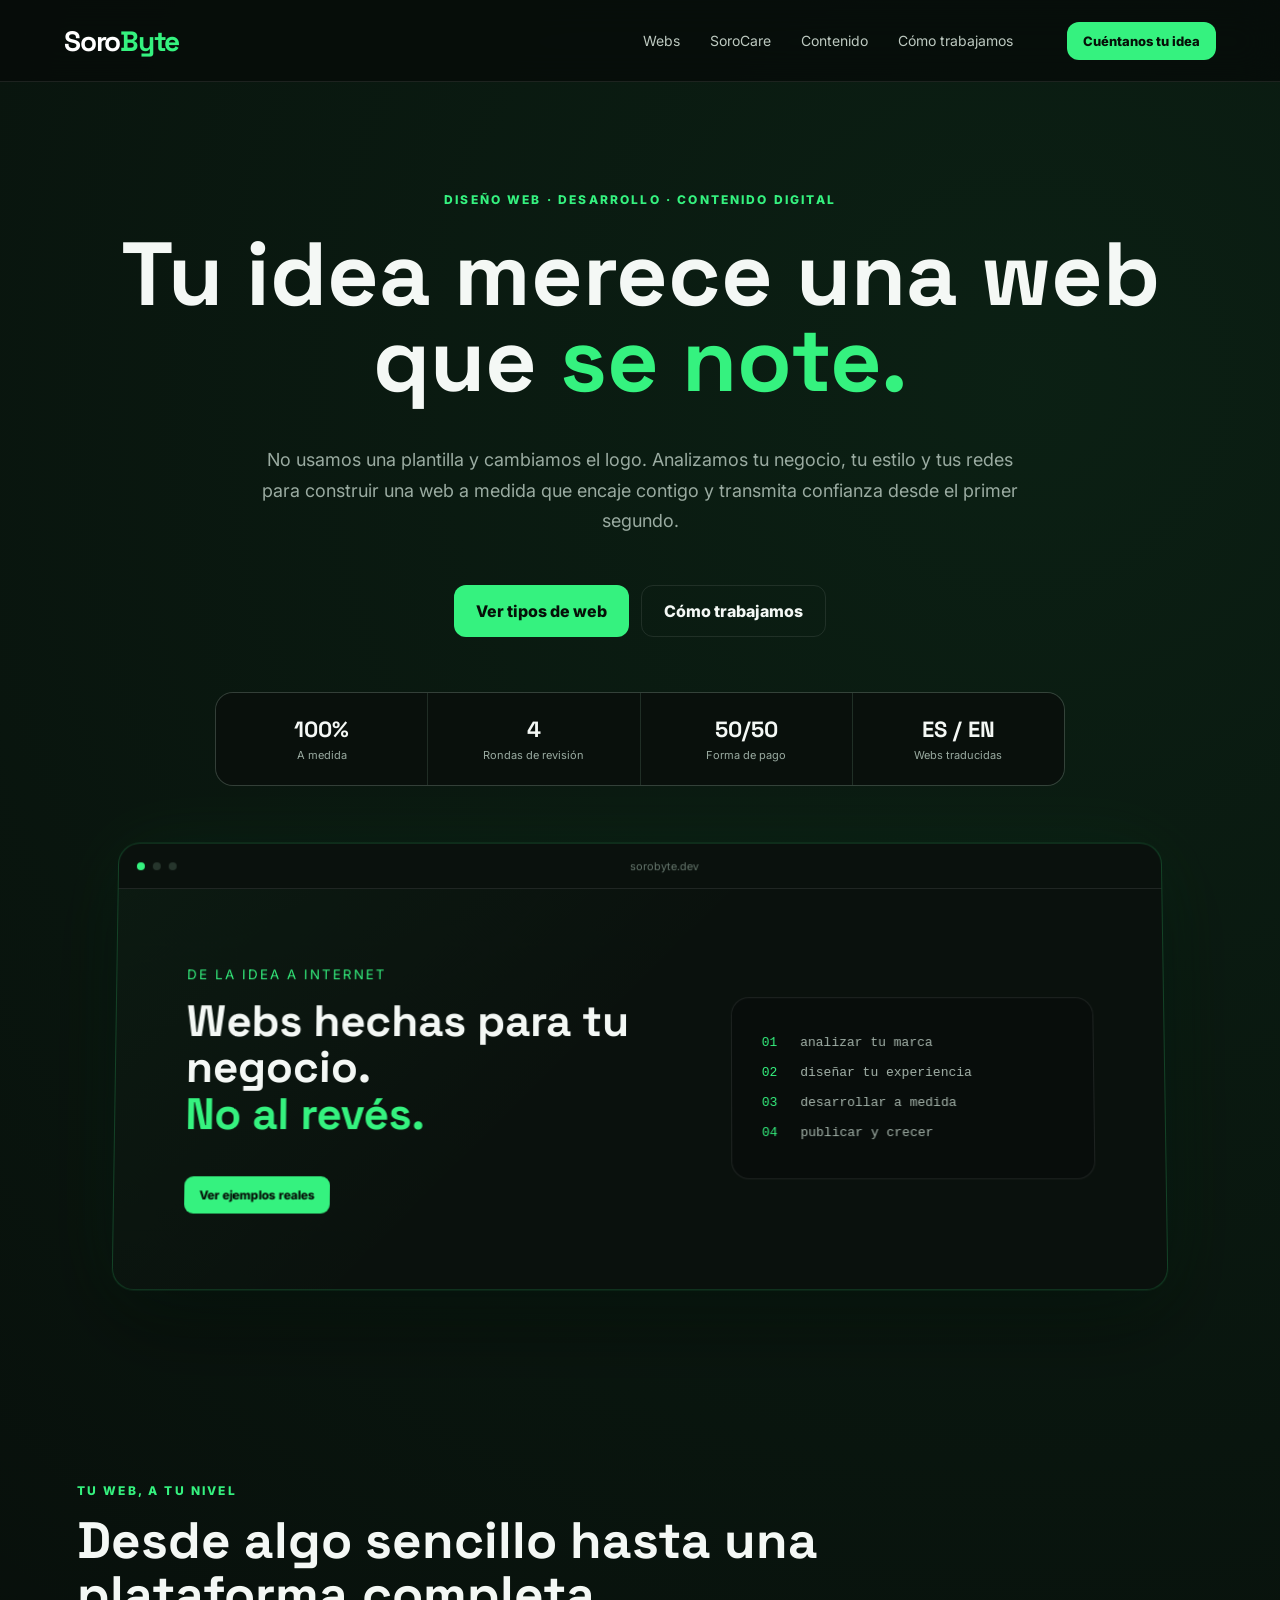
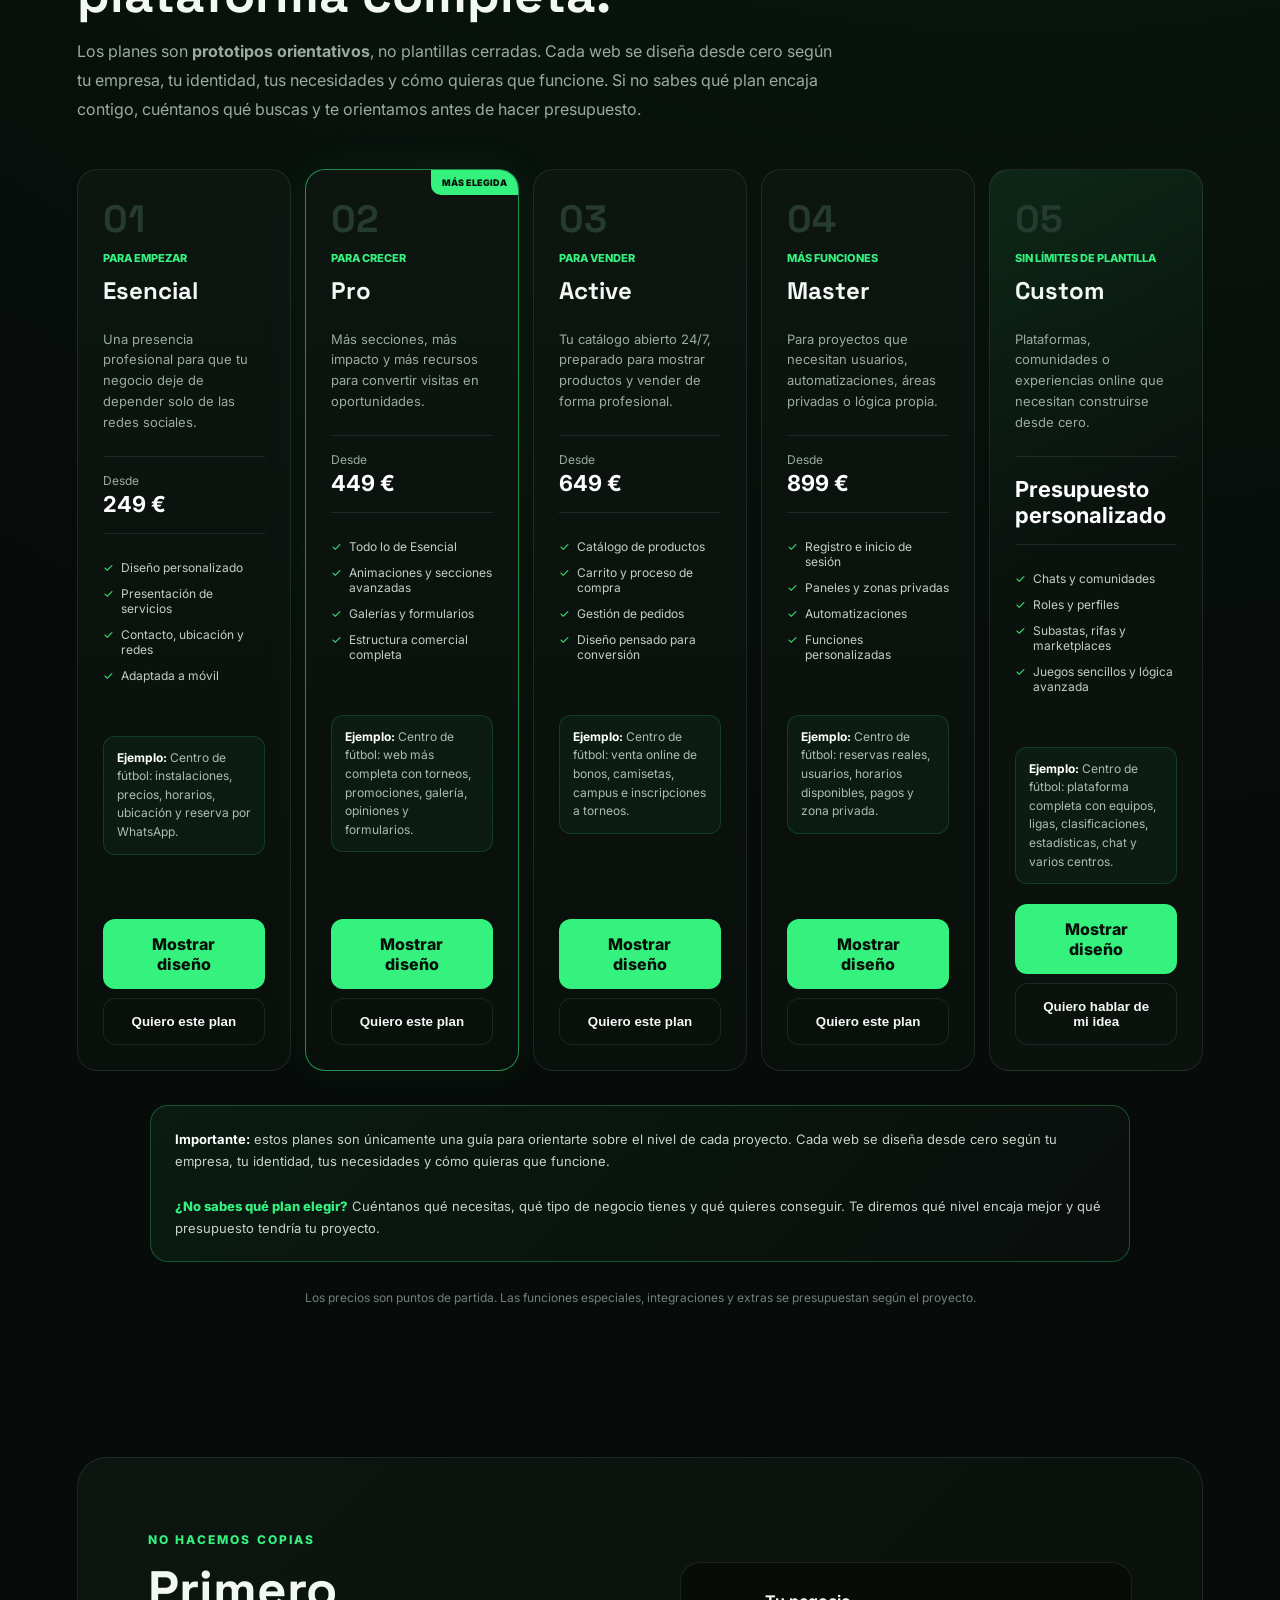
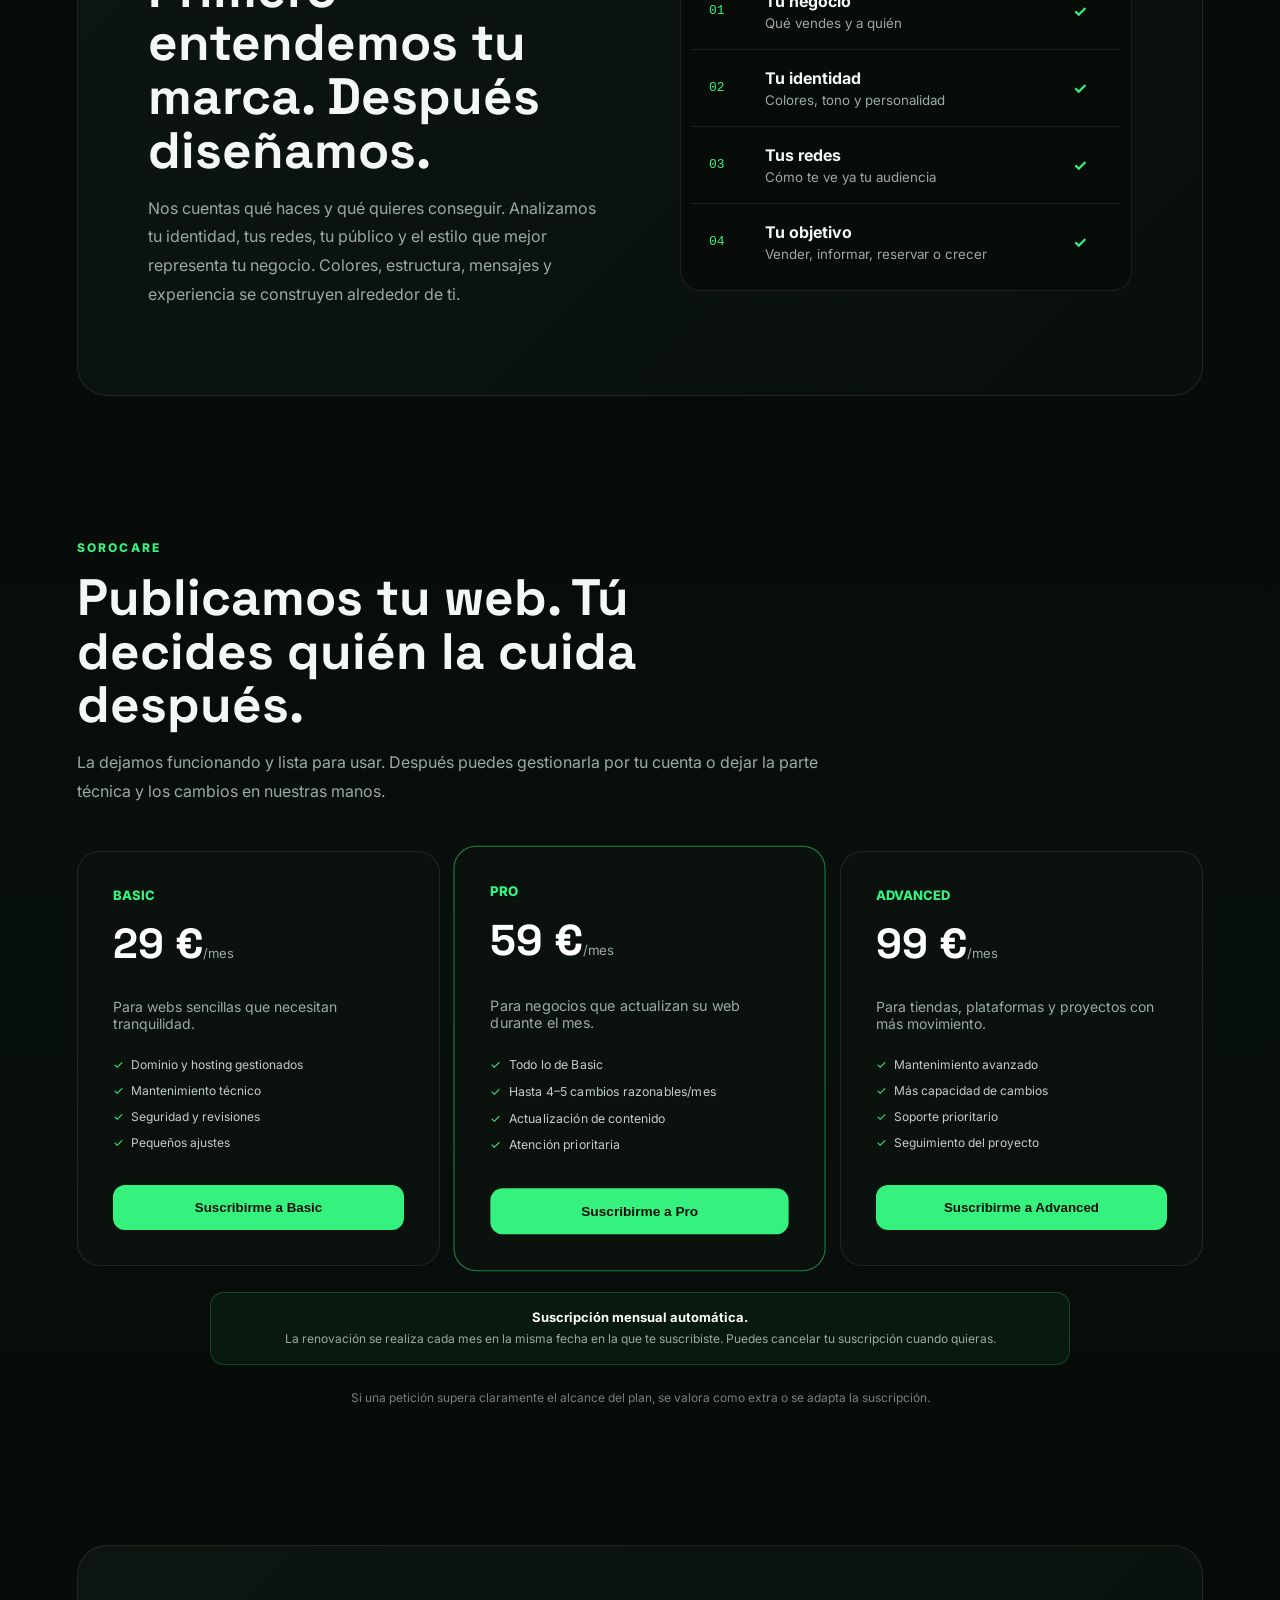
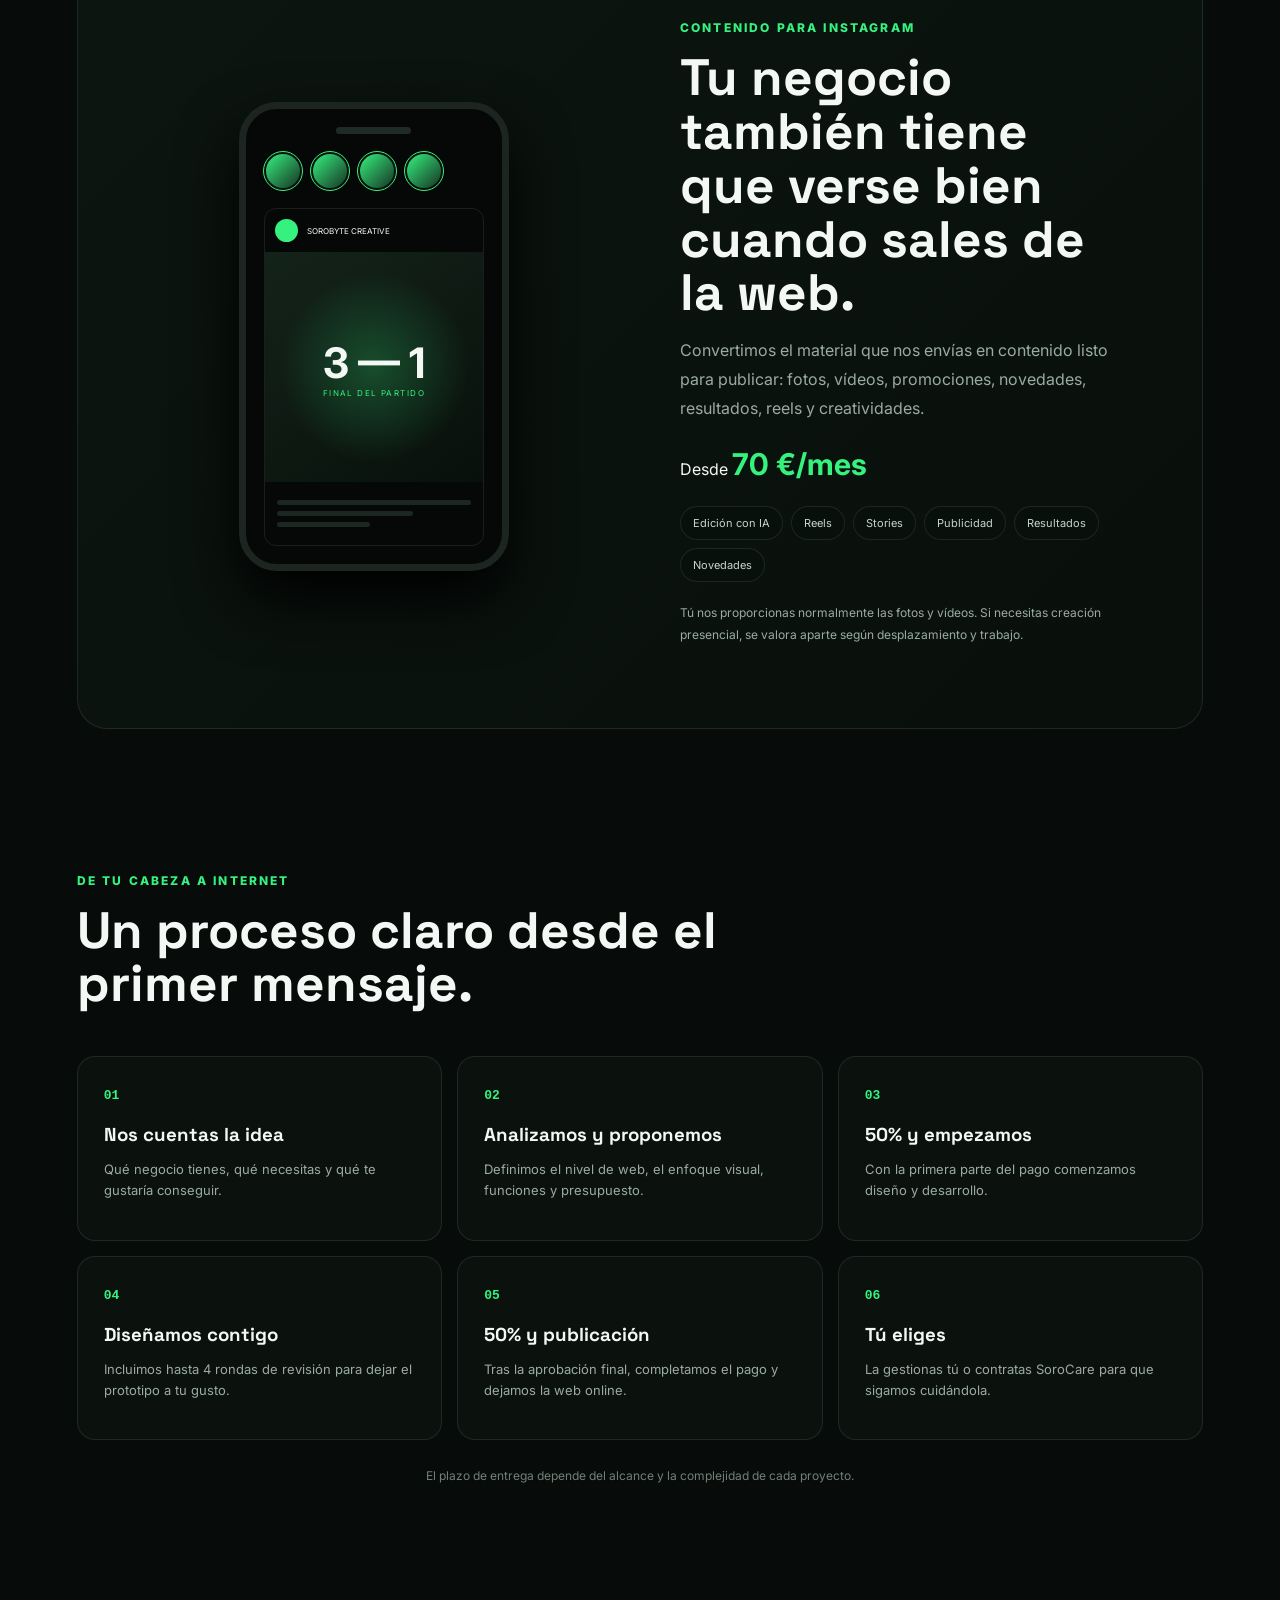
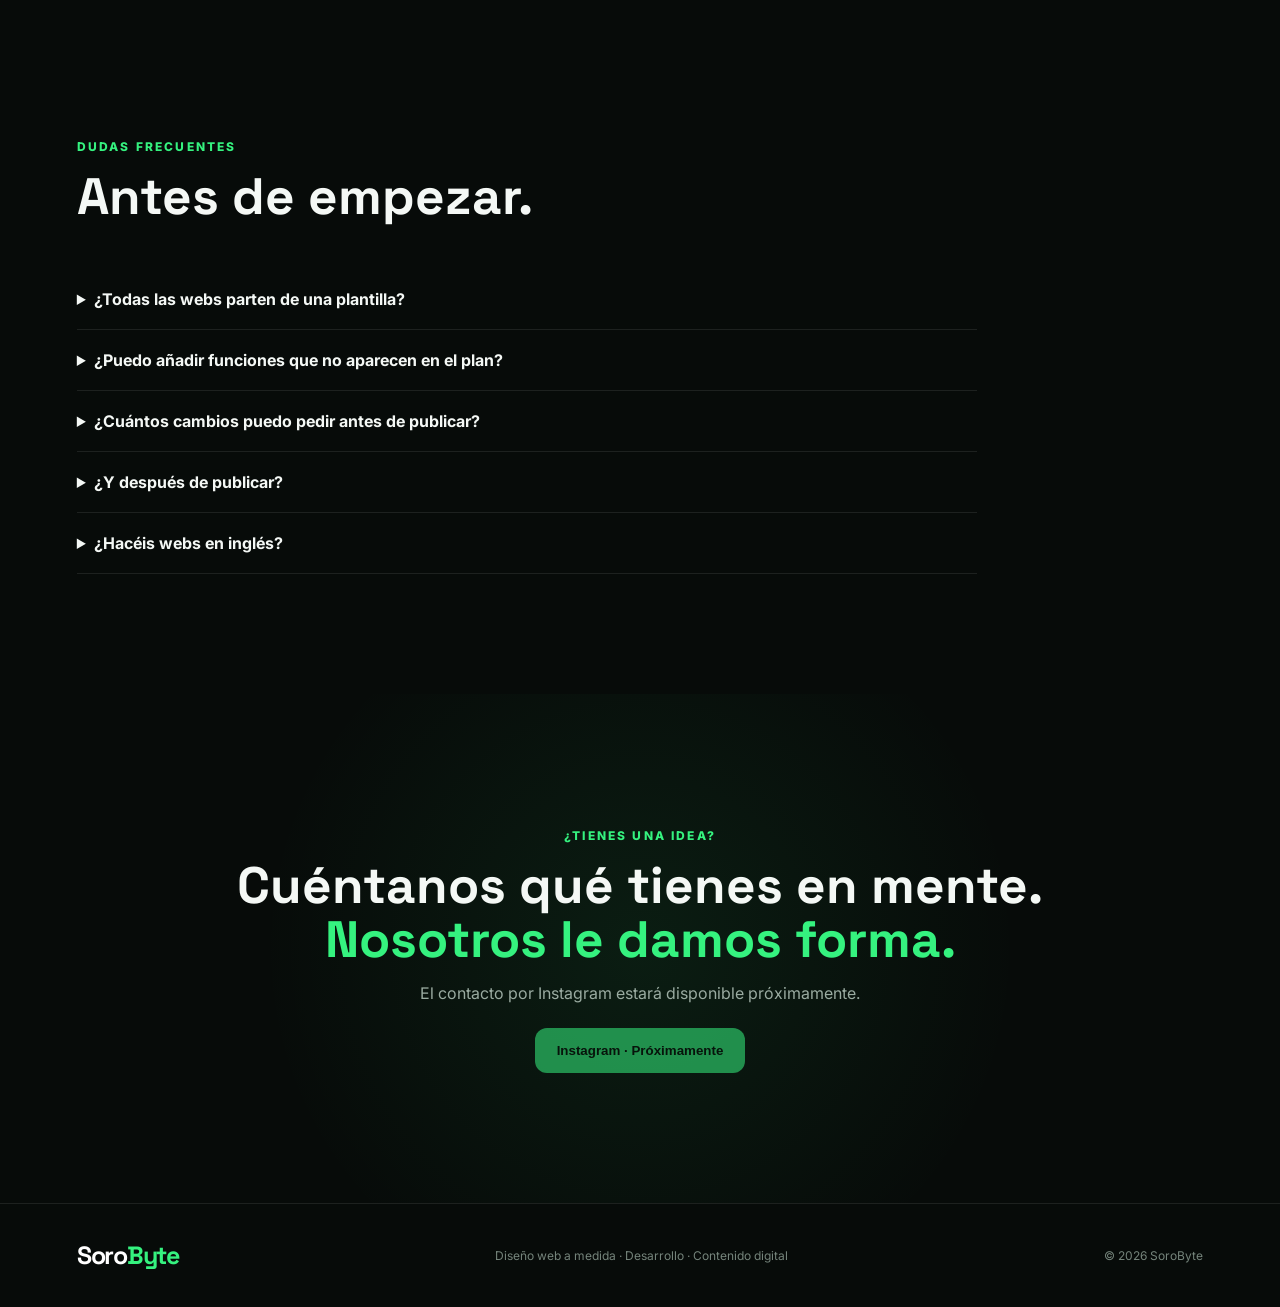
<file: index.html>
<!DOCTYPE html>
<html lang="es">
<head>
  <meta charset="UTF-8" />
  <meta name="viewport" content="width=device-width, initial-scale=1.0" />
  <meta name="description" content="SoroByte crea webs a medida y contenido digital para negocios y emprendedores." />
  <title>SoroByte — Diseño web a medida</title>
  <link rel="preconnect" href="https://fonts.googleapis.com">
  <link rel="preconnect" href="https://fonts.gstatic.com" crossorigin>
  <link href="https://fonts.googleapis.com/css2?family=Inter:wght@400;500;600;700;800&family=Space+Grotesk:wght@500;600;700&display=swap" rel="stylesheet">
  <link rel="stylesheet" href="styles.css" />
</head>
<body>
  <div class="cursor-glow"></div>
  <header class="nav">
    <a class="brand brand-text-link" href="#inicio" aria-label="SoroByte"><span class="brand-text"><span class="brand-soro">Soro</span><span class="brand-byte">Byte</span></span></a>
    <nav>
      <a href="#servicios">Webs</a>
      <a href="#sorocare">SoroCare</a>
      <a href="#redes">Contenido</a>
      <a href="#proceso">Cómo trabajamos</a>
    </nav>
    <a class="btn btn-small" href="#contacto">Cuéntanos tu idea</a>
  </header>

  <main>
    <section class="hero" id="inicio">
      <div class="hero-badge">DISEÑO WEB · DESARROLLO · CONTENIDO DIGITAL</div>
      <h1>Tu idea merece una web que <span>se note.</span></h1>
      <p class="hero-copy">No usamos una plantilla y cambiamos el logo. Analizamos tu negocio, tu estilo y tus redes para construir una web a medida que encaje contigo y transmita confianza desde el primer segundo.</p>
      <div class="hero-actions">
        <a class="btn" href="#servicios">Ver tipos de web</a>
        <a class="btn btn-ghost" href="#proceso">Cómo trabajamos</a>
      </div>
      <div class="hero-metrics">
        <div><strong>100%</strong><span>A medida</span></div>
        <div><strong>4</strong><span>Rondas de revisión</span></div>
        <div><strong>50/50</strong><span>Forma de pago</span></div>
        <div><strong>ES / EN</strong><span>Webs traducidas</span></div>
      </div>
      <div class="hero-screen">
        <div class="screen-top"><i></i><i></i><i></i><span>sorobyte.dev</span></div>
        <div class="screen-content">
          <div class="screen-copy">
            <small>DE LA IDEA A INTERNET</small>
            <h3>Webs hechas para tu negocio.<br><em>No al revés.</em></h3>
            <a class="screen-demo-btn" href="#servicios">Ver ejemplos reales</a>
          </div>
          <div class="code-card">
            <span>01</span> analizar tu marca<br>
            <span>02</span> diseñar tu experiencia<br>
            <span>03</span> desarrollar a medida<br>
            <span>04</span> publicar y crecer
          </div>
        </div>
      </div>
    </section>

    <section class="section" id="servicios">
      <div class="section-head">
        <span class="eyebrow">TU WEB, A TU NIVEL</span>
        <h2>Desde algo sencillo hasta una plataforma completa.</h2>
        <p>Los planes son <strong>prototipos orientativos</strong>, no plantillas cerradas. Cada web se diseña desde cero según tu empresa, tu identidad, tus necesidades y cómo quieras que funcione. Si no sabes qué plan encaja contigo, cuéntanos qué buscas y te orientamos antes de hacer presupuesto.</p>
      </div>

      <div class="plans">
        <article class="plan">
          <div class="plan-num">01</div>
          <span class="tag">Para empezar</span>
          <h3>Esencial</h3>
          <p>Una presencia profesional para que tu negocio deje de depender solo de las redes sociales.</p>
          <div class="price">Desde <strong>249 €</strong></div>
          <ul>
            <li>Diseño personalizado</li>
            <li>Presentación de servicios</li>
            <li>Contacto, ubicación y redes</li>
            <li>Adaptada a móvil</li>
          </ul>
          <div class="plan-example"><strong>Ejemplo:</strong> Centro de fútbol: instalaciones, precios, horarios, ubicación y reserva por WhatsApp.</div>
          <div class="plan-actions">
            <a class="btn btn-wide plan-demo" href="demos/esencial.html?v=18" target="_blank" rel="noopener">Mostrar diseño</a>
            <button class="btn btn-ghost btn-wide contact-plan" data-plan="esencial">Quiero este plan</button>
          </div>
        </article>

        <article class="plan featured">
          <div class="popular">MÁS ELEGIDA</div>
          <div class="plan-num">02</div>
          <span class="tag">Para crecer</span>
          <h3>Pro</h3>
          <p>Más secciones, más impacto y más recursos para convertir visitas en oportunidades.</p>
          <div class="price">Desde <strong>449 €</strong></div>
          <ul>
            <li>Todo lo de Esencial</li>
            <li>Animaciones y secciones avanzadas</li>
            <li>Galerías y formularios</li>
            <li>Estructura comercial completa</li>
          </ul>
          <div class="plan-example"><strong>Ejemplo:</strong> Centro de fútbol: web más completa con torneos, promociones, galería, opiniones y formularios.</div>
          <div class="plan-actions">
            <a class="btn btn-wide plan-demo" href="demos/profesional.html?v=18" target="_blank" rel="noopener">Mostrar diseño</a>
            <button class="btn btn-ghost btn-wide contact-plan" data-plan="profesional">Quiero este plan</button>
          </div>
        </article>

        <article class="plan">
          <div class="plan-num">03</div>
          <span class="tag">Para vender</span>
          <h3>Active</h3>
          <p>Tu catálogo abierto 24/7, preparado para mostrar productos y vender de forma profesional.</p>
          <div class="price">Desde <strong>649 €</strong></div>
          <ul>
            <li>Catálogo de productos</li>
            <li>Carrito y proceso de compra</li>
            <li>Gestión de pedidos</li>
            <li>Diseño pensado para conversión</li>
          </ul>
          <div class="plan-example"><strong>Ejemplo:</strong> Centro de fútbol: venta online de bonos, camisetas, campus e inscripciones a torneos.</div>
          <div class="plan-actions">
            <a class="btn btn-wide plan-demo" href="demos/tienda.html?v=18" target="_blank" rel="noopener">Mostrar diseño</a>
            <button class="btn btn-ghost btn-wide contact-plan" data-plan="tienda">Quiero este plan</button>
          </div>
        </article>

        <article class="plan">
          <div class="plan-num">04</div>
          <span class="tag">Más funciones</span>
          <h3>Master</h3>
          <p>Para proyectos que necesitan usuarios, automatizaciones, áreas privadas o lógica propia.</p>
          <div class="price">Desde <strong>899 €</strong></div>
          <ul>
            <li>Registro e inicio de sesión</li>
            <li>Paneles y zonas privadas</li>
            <li>Automatizaciones</li>
            <li>Funciones personalizadas</li>
          </ul>
          <div class="plan-example"><strong>Ejemplo:</strong> Centro de fútbol: reservas reales, usuarios, horarios disponibles, pagos y zona privada.</div>
          <div class="plan-actions">
            <a class="btn btn-wide plan-demo" href="demos/avanzada.html?v=18" target="_blank" rel="noopener">Mostrar diseño</a>
            <button class="btn btn-ghost btn-wide contact-plan" data-plan="avanzada">Quiero este plan</button>
          </div>
        </article>

        <article class="plan special">
          <div class="plan-num">05</div>
          <span class="tag">Sin límites de plantilla</span>
          <h3>Custom</h3>
          <p>Plataformas, comunidades o experiencias online que necesitan construirse desde cero.</p>
          <div class="price"><strong>Presupuesto personalizado</strong></div>
          <ul>
            <li>Chats y comunidades</li>
            <li>Roles y perfiles</li>
            <li>Subastas, rifas y marketplaces</li>
            <li>Juegos sencillos y lógica avanzada</li>
          </ul>
          <div class="plan-example"><strong>Ejemplo:</strong> Centro de fútbol: plataforma completa con equipos, ligas, clasificaciones, estadísticas, chat y varios centros.</div>
          <div class="plan-actions">
            <a class="btn btn-wide plan-demo" href="demos/especial.html?v=18" target="_blank" rel="noopener">Mostrar diseño</a>
            <button class="btn btn-ghost btn-wide contact-plan" data-plan="especial">Quiero hablar de mi idea</button>
          </div>
        </article>
      </div>

      <div class="plan-clarity">
  <strong>Importante:</strong> estos planes son únicamente una guía para orientarte sobre el nivel de cada proyecto. Cada web se diseña desde cero según tu empresa, tu identidad, tus necesidades y cómo quieras que funcione.
  <br><br>
  <span>¿No sabes qué plan elegir?</span> Cuéntanos qué necesitas, qué tipo de negocio tienes y qué quieres conseguir. Te diremos qué nivel encaja mejor y qué presupuesto tendría tu proyecto.
</div>
<p class="pricing-note">Los precios son puntos de partida. Las funciones especiales, integraciones y extras se presupuestan según el proyecto.</p>
    </section>

    <section class="custom-section">
      <div class="custom-copy">
        <span class="eyebrow">NO HACEMOS COPIAS</span>
        <h2>Primero entendemos tu marca. Después diseñamos.</h2>
        <p>Nos cuentas qué haces y qué quieres conseguir. Analizamos tu identidad, tus redes, tu público y el estilo que mejor representa tu negocio. Colores, estructura, mensajes y experiencia se construyen alrededor de ti.</p>
      </div>
      <div class="analysis-card">
        <div class="analysis-row"><span>01</span><div><strong>Tu negocio</strong><small>Qué vendes y a quién</small></div><b>✓</b></div>
        <div class="analysis-row"><span>02</span><div><strong>Tu identidad</strong><small>Colores, tono y personalidad</small></div><b>✓</b></div>
        <div class="analysis-row"><span>03</span><div><strong>Tus redes</strong><small>Cómo te ve ya tu audiencia</small></div><b>✓</b></div>
        <div class="analysis-row"><span>04</span><div><strong>Tu objetivo</strong><small>Vender, informar, reservar o crecer</small></div><b>✓</b></div>
      </div>
    </section>

    <section class="section care-section" id="sorocare">
      <div class="section-head">
        <span class="eyebrow">SOROCARE</span>
        <h2>Publicamos tu web. Tú decides quién la cuida después.</h2>
        <p>La dejamos funcionando y lista para usar. Después puedes gestionarla por tu cuenta o dejar la parte técnica y los cambios en nuestras manos.</p>
      </div>

      <div class="care-grid">
        <article class="care-card">
          <span>Basic</span>
          <div class="care-price"><strong>29 €</strong>/mes</div>
          <p>Para webs sencillas que necesitan tranquilidad.</p>
          <ul>
            <li>Dominio y hosting gestionados</li>
            <li>Mantenimiento técnico</li>
            <li>Seguridad y revisiones</li>
            <li>Pequeños ajustes</li>
          </ul>
          <button class="btn care-subscribe" type="button" data-care="basic">Suscribirme a Basic</button>
        </article>

        <article class="care-card care-main">
          <span>Pro</span>
          <div class="care-price"><strong>59 €</strong>/mes</div>
          <p>Para negocios que actualizan su web durante el mes.</p>
          <ul>
            <li>Todo lo de Basic</li>
            <li>Hasta 4–5 cambios razonables/mes</li>
            <li>Actualización de contenido</li>
            <li>Atención prioritaria</li>
          </ul>
          <button class="btn care-subscribe" type="button" data-care="pro">Suscribirme a Pro</button>
        </article>

        <article class="care-card">
          <span>Advanced</span>
          <div class="care-price"><strong>99 €</strong>/mes</div>
          <p>Para tiendas, plataformas y proyectos con más movimiento.</p>
          <ul>
            <li>Mantenimiento avanzado</li>
            <li>Más capacidad de cambios</li>
            <li>Soporte prioritario</li>
            <li>Seguimiento del proyecto</li>
          </ul>
          <button class="btn care-subscribe" type="button" data-care="advanced">Suscribirme a Advanced</button>
        </article>
      </div>

      <div class="care-subscription-info">
        <strong>Suscripción mensual automática.</strong>
        <span>La renovación se realiza cada mes en la misma fecha en la que te suscribiste. Puedes cancelar tu suscripción cuando quieras.</span>
      </div>

      <div class="care-note">Si una petición supera claramente el alcance del plan, se valora como extra o se adapta la suscripción.</div>
    </section>

    <section class="social-section" id="redes">
      <div class="social-visual">
        <div class="phone">
          <div class="phone-bar"></div>
          <div class="story-row"><i></i><i></i><i></i><i></i></div>
          <div class="post-mock">
            <div class="post-top"><i></i><span>SOROBYTE CREATIVE</span></div>
            <div class="post-image"><strong>3 — 1</strong><small>FINAL DEL PARTIDO</small></div>
            <div class="post-lines"><b></b><b></b><b></b></div>
          </div>
        </div>
      </div>
      <div class="social-copy">
        <span class="eyebrow">CONTENIDO PARA INSTAGRAM</span>
        <h2>Tu negocio también tiene que verse bien cuando sales de la web.</h2>
        <p>Convertimos el material que nos envías en contenido listo para publicar: fotos, vídeos, promociones, novedades, resultados, reels y creatividades.</p>
        <div class="social-price">Desde <strong>70 €/mes</strong></div>
        <div class="chips"><span>Edición con IA</span><span>Reels</span><span>Stories</span><span>Publicidad</span><span>Resultados</span><span>Novedades</span></div>
        <p class="small">Tú nos proporcionas normalmente las fotos y vídeos. Si necesitas creación presencial, se valora aparte según desplazamiento y trabajo.</p>
      </div>
    </section>

    <section class="section" id="proceso">
      <div class="section-head">
        <span class="eyebrow">DE TU CABEZA A INTERNET</span>
        <h2>Un proceso claro desde el primer mensaje.</h2>
      </div>
      <div class="timeline">
        <article><b>01</b><h3>Nos cuentas la idea</h3><p>Qué negocio tienes, qué necesitas y qué te gustaría conseguir.</p></article>
        <article><b>02</b><h3>Analizamos y proponemos</h3><p>Definimos el nivel de web, el enfoque visual, funciones y presupuesto.</p></article>
        <article><b>03</b><h3>50% y empezamos</h3><p>Con la primera parte del pago comenzamos diseño y desarrollo.</p></article>
        <article><b>04</b><h3>Diseñamos contigo</h3><p>Incluimos hasta 4 rondas de revisión para dejar el prototipo a tu gusto.</p></article>
        <article><b>05</b><h3>50% y publicación</h3><p>Tras la aprobación final, completamos el pago y dejamos la web online.</p></article>
        <article><b>06</b><h3>Tú eliges</h3><p>La gestionas tú o contratas SoroCare para que sigamos cuidándola.</p></article>
      </div>
      <p class="pricing-note">El plazo de entrega depende del alcance y la complejidad de cada proyecto.</p>
    </section>

    <section class="section faq-section">
      <div class="section-head"><span class="eyebrow">DUDAS FRECUENTES</span><h2>Antes de empezar.</h2></div>
      <div class="faq">
        <details><summary>¿Todas las webs parten de una plantilla?</summary><p>No. Cada proyecto se diseña según el negocio, su identidad y sus necesidades. Los planes sirven para orientar el alcance y el precio de partida.</p></details>
        <details><summary>¿Puedo añadir funciones que no aparecen en el plan?</summary><p>Sí. Las funciones especiales se valoran como extras según dificultad y tiempo de desarrollo.</p></details>
        <details><summary>¿Cuántos cambios puedo pedir antes de publicar?</summary><p>Incluimos hasta 4 rondas de revisión durante el prototipo. A partir de la quinta ronda puede aplicarse un extra de desarrollo.</p></details>
        <details><summary>¿Y después de publicar?</summary><p>Puedes gestionar la web tú mismo. Si eliges SoroCare, nos encargamos del mantenimiento y de los cambios incluidos en tu plan.</p></details>
        <details><summary>¿Hacéis webs en inglés?</summary><p>Sí. Podemos crear proyectos en español y preparar versiones traducidas al inglés.</p></details>
      </div>
    </section>

    <section class="cta-section" id="contacto">
      <span class="eyebrow">¿TIENES UNA IDEA?</span>
      <h2>Cuéntanos qué tienes en mente.<br><span>Nosotros le damos forma.</span></h2>
      <p>El contacto por Instagram estará disponible próximamente.</p>
      <button class="btn btn-disabled" disabled>Instagram · Próximamente</button>
    </section>
  </main>

  <footer>
    <a class="brand brand-text-link" href="#inicio"><span class="brand-text"><span class="brand-soro">Soro</span><span class="brand-byte">Byte</span></span></a>
    <p>Diseño web a medida · Desarrollo · Contenido digital</p>
    <span>© 2026 SoroByte</span>
  </footer>

  

  <div class="toast" id="toast"></div>
  <script src="script.js"></script>
</body>
</html>
</file>
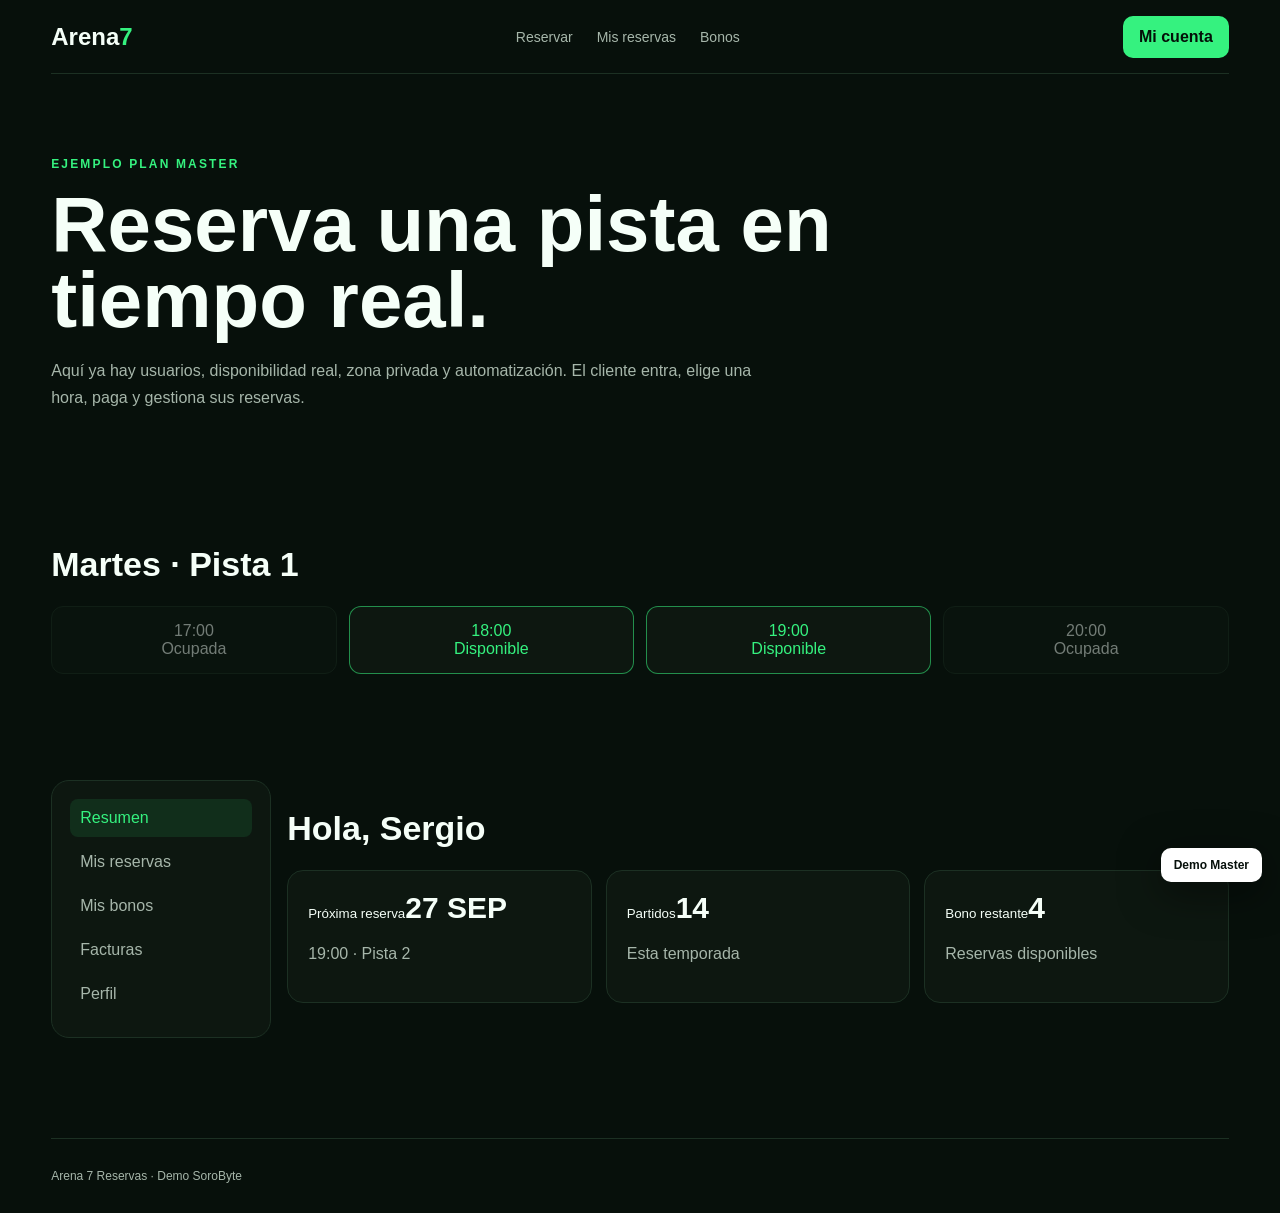
<file: demos/avanzada.html>
<!doctype html><html lang="es"><head><meta charset="utf-8"><meta name="viewport" content="width=device-width,initial-scale=1"><title>Master · Arena 7 Reservas</title><link rel="stylesheet" href="demo.css?v=18"></head><body><div class="wrap"><header class="top"><div class="brand">Arena<span>7</span></div><nav class="nav"><a>Reservar</a><a>Mis reservas</a><a>Bonos</a></nav><a class="cta">Mi cuenta</a></header><main><section class="hero"><span class="eyebrow">EJEMPLO PLAN MASTER</span><h1>Reserva una pista en tiempo real.</h1><p>Aquí ya hay usuarios, disponibilidad real, zona privada y automatización. El cliente entra, elige una hora, paga y gestiona sus reservas.</p></section><section class="section"><h2>Martes · Pista 1</h2><div class="availability"><div class="slot busy">17:00<br>Ocupada</div><div class="slot available">18:00<br>Disponible</div><div class="slot available">19:00<br>Disponible</div><div class="slot busy">20:00<br>Ocupada</div></div></section><section class="section"><div class="dashboard"><aside class="sidebar"><div class="sideitem active">Resumen</div><div class="sideitem">Mis reservas</div><div class="sideitem">Mis bonos</div><div class="sideitem">Facturas</div><div class="sideitem">Perfil</div></aside><div><h2>Hola, Sergio</h2><div class="stats"><div class="stat"><small>Próxima reserva</small><b>27 SEP</b><p class="muted">19:00 · Pista 2</p></div><div class="stat"><small>Partidos</small><b>14</b><p class="muted">Esta temporada</p></div><div class="stat"><small>Bono restante</small><b>4</b><p class="muted">Reservas disponibles</p></div></div></div></div></section></main><footer class="footer">Arena 7 Reservas · Demo SoroByte</footer></div><div class="demo-note">Demo Master</div></body></html>
</file>
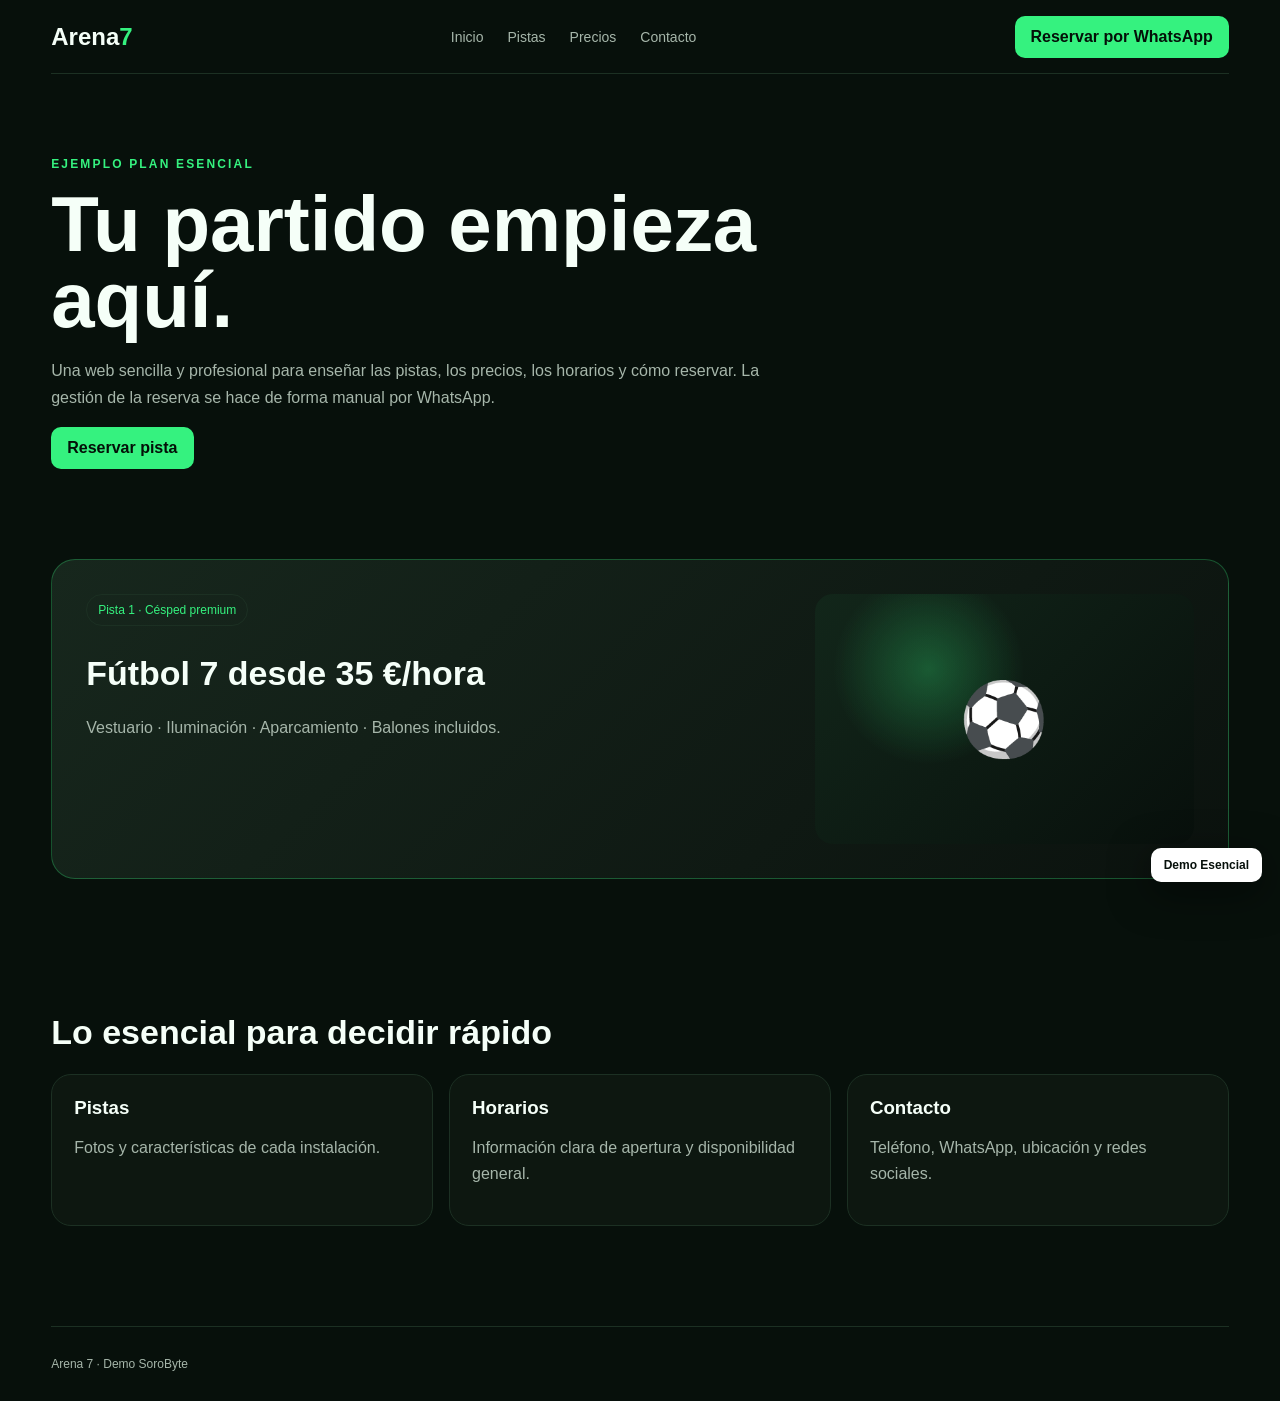
<file: demos/esencial.html>
<!doctype html><html lang="es"><head><meta charset="utf-8"><meta name="viewport" content="width=device-width,initial-scale=1"><title>Esencial · Arena 7</title><link rel="stylesheet" href="demo.css?v=18"></head><body><div class="wrap"><header class="top"><div class="brand">Arena<span>7</span></div><nav class="nav"><a>Inicio</a><a>Pistas</a><a>Precios</a><a>Contacto</a></nav><a class="cta">Reservar por WhatsApp</a></header><main><section class="hero"><span class="eyebrow">EJEMPLO PLAN ESENCIAL</span><h1>Tu partido empieza aquí.</h1><p>Una web sencilla y profesional para enseñar las pistas, los precios, los horarios y cómo reservar. La gestión de la reserva se hace de forma manual por WhatsApp.</p><a class="cta">Reservar pista</a></section><section class="section"><div class="promo"><div><span class="pill">Pista 1 · Césped premium</span><h2>Fútbol 7 desde 35 €/hora</h2><p class="muted">Vestuario · Iluminación · Aparcamiento · Balones incluidos.</p></div><div class="visual">⚽</div></div></section><section class="section"><h2>Lo esencial para decidir rápido</h2><div class="grid"><div class="card"><h3>Pistas</h3><p class="muted">Fotos y características de cada instalación.</p></div><div class="card"><h3>Horarios</h3><p class="muted">Información clara de apertura y disponibilidad general.</p></div><div class="card"><h3>Contacto</h3><p class="muted">Teléfono, WhatsApp, ubicación y redes sociales.</p></div></div></section></main><footer class="footer">Arena 7 · Demo SoroByte</footer></div><div class="demo-note">Demo Esencial</div></body></html>
</file>
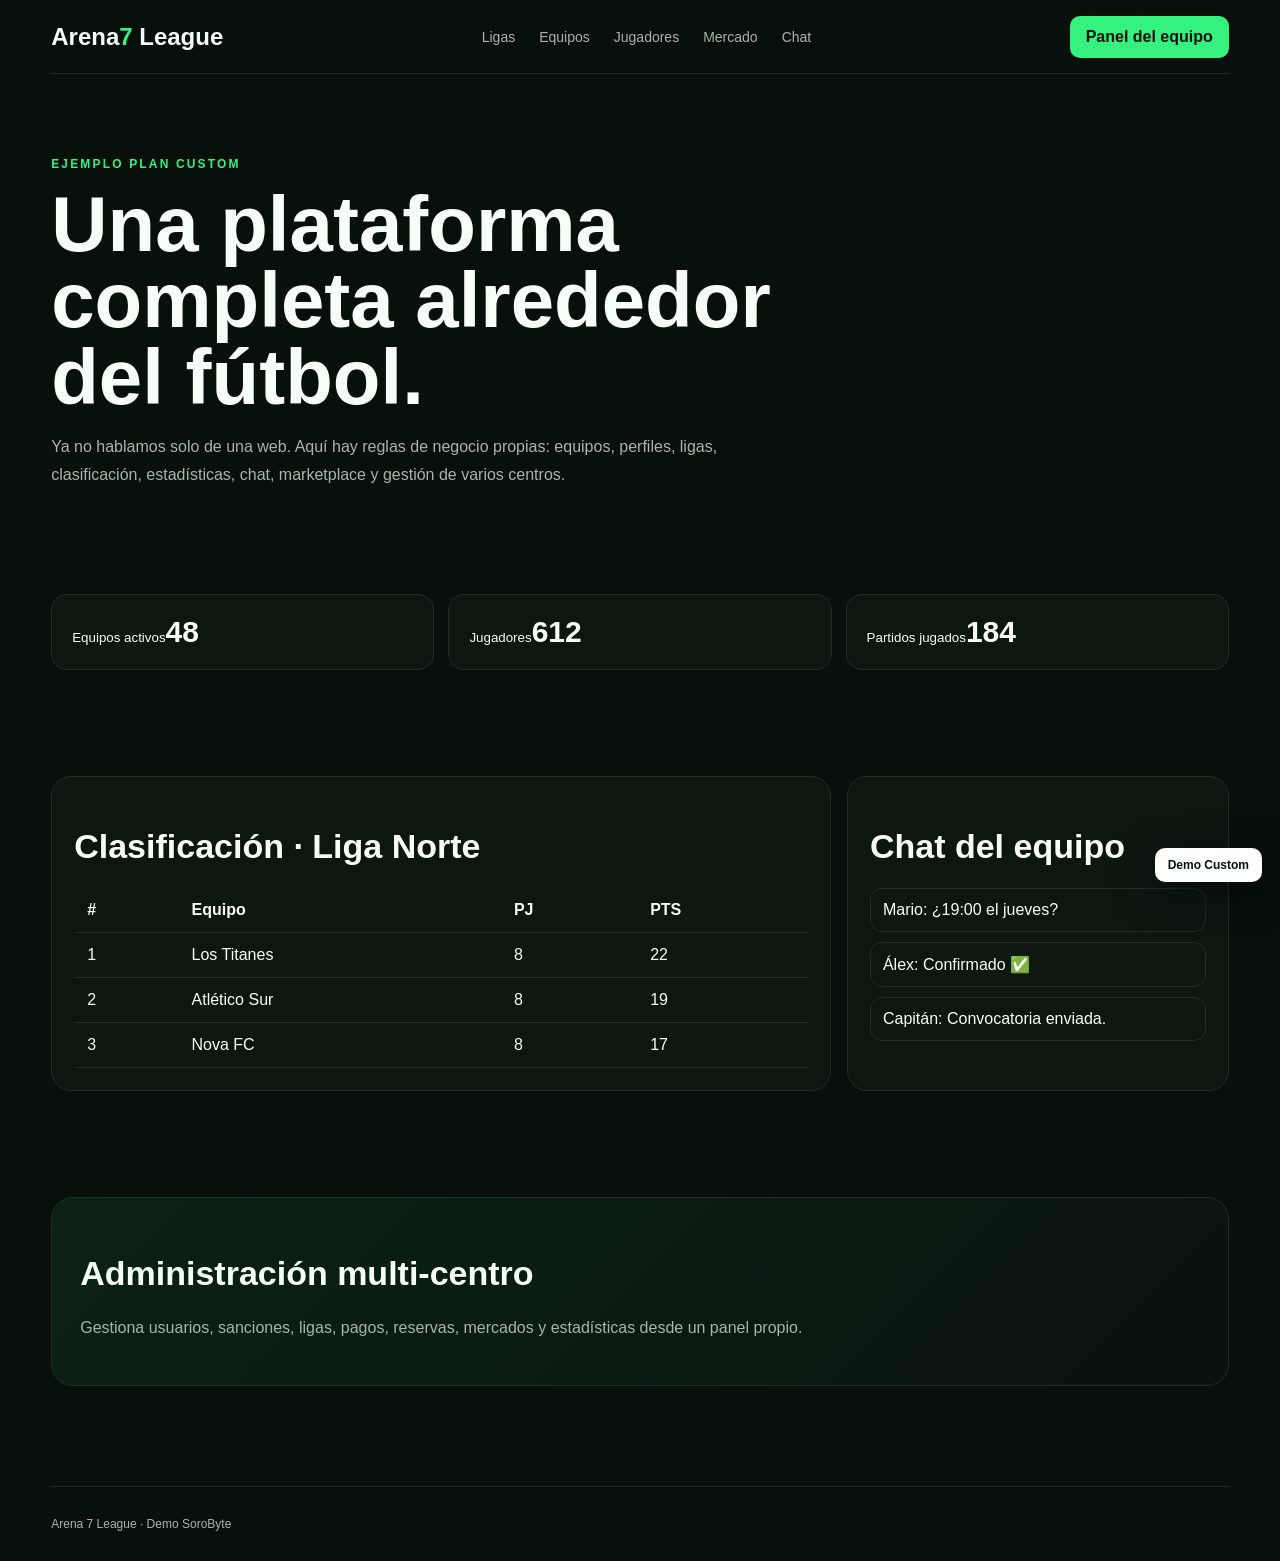
<file: demos/especial.html>
<!doctype html><html lang="es"><head><meta charset="utf-8"><meta name="viewport" content="width=device-width,initial-scale=1"><title>Custom · Arena 7 League</title><link rel="stylesheet" href="demo.css?v=18"></head><body><div class="wrap"><header class="top"><div class="brand">Arena<span>7</span> League</div><nav class="nav"><a>Ligas</a><a>Equipos</a><a>Jugadores</a><a>Mercado</a><a>Chat</a></nav><a class="cta">Panel del equipo</a></header><main><section class="hero"><span class="eyebrow">EJEMPLO PLAN CUSTOM</span><h1>Una plataforma completa alrededor del fútbol.</h1><p>Ya no hablamos solo de una web. Aquí hay reglas de negocio propias: equipos, perfiles, ligas, clasificación, estadísticas, chat, marketplace y gestión de varios centros.</p></section><section class="section"><div class="stats"><div class="stat"><small>Equipos activos</small><b>48</b></div><div class="stat"><small>Jugadores</small><b>612</b></div><div class="stat"><small>Partidos jugados</small><b>184</b></div></div></section><section class="section"><div class="grid"><div class="card" style="grid-column:span 2"><h2>Clasificación · Liga Norte</h2><table class="league"><tr><th>#</th><th>Equipo</th><th>PJ</th><th>PTS</th></tr><tr><td>1</td><td>Los Titanes</td><td>8</td><td>22</td></tr><tr><td>2</td><td>Atlético Sur</td><td>8</td><td>19</td></tr><tr><td>3</td><td>Nova FC</td><td>8</td><td>17</td></tr></table></div><div class="card"><h2>Chat del equipo</h2><div class="chat"><div class="msg">Mario: ¿19:00 el jueves?</div><div class="msg">Álex: Confirmado ✅</div><div class="msg">Capitán: Convocatoria enviada.</div></div></div></div></section><section class="section"><div class="banner"><h2>Administración multi-centro</h2><p class="muted">Gestiona usuarios, sanciones, ligas, pagos, reservas, mercados y estadísticas desde un panel propio.</p></div></section></main><footer class="footer">Arena 7 League · Demo SoroByte</footer></div><div class="demo-note">Demo Custom</div></body></html>
</file>
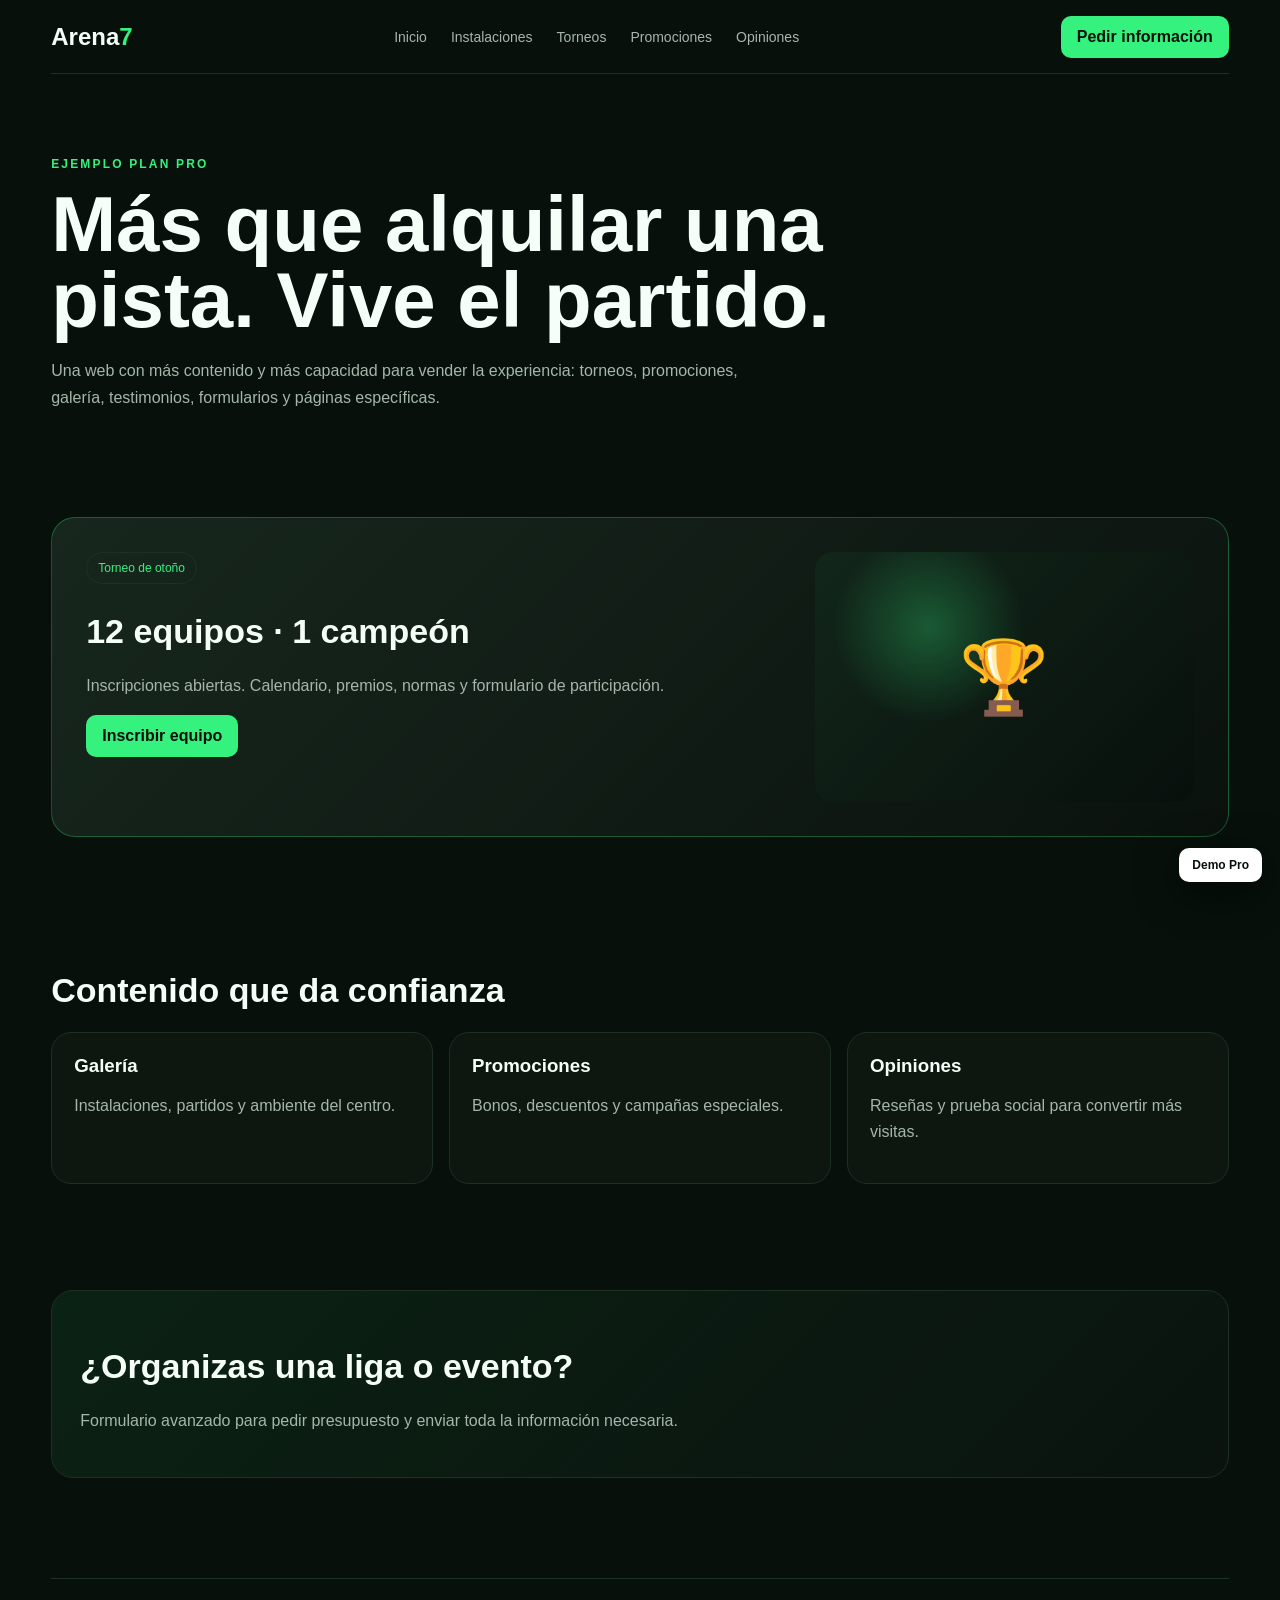
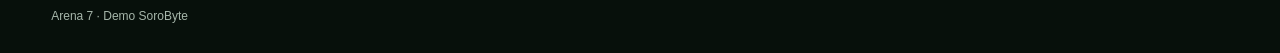
<file: demos/profesional.html>
<!doctype html><html lang="es"><head><meta charset="utf-8"><meta name="viewport" content="width=device-width,initial-scale=1"><title>Pro · Arena 7</title><link rel="stylesheet" href="demo.css?v=18"></head><body><div class="wrap"><header class="top"><div class="brand">Arena<span>7</span></div><nav class="nav"><a>Inicio</a><a>Instalaciones</a><a>Torneos</a><a>Promociones</a><a>Opiniones</a></nav><a class="cta">Pedir información</a></header><main><section class="hero"><span class="eyebrow">EJEMPLO PLAN PRO</span><h1>Más que alquilar una pista. Vive el partido.</h1><p>Una web con más contenido y más capacidad para vender la experiencia: torneos, promociones, galería, testimonios, formularios y páginas específicas.</p></section><section class="section"><div class="promo"><div><span class="pill">Torneo de otoño</span><h2>12 equipos · 1 campeón</h2><p class="muted">Inscripciones abiertas. Calendario, premios, normas y formulario de participación.</p><a class="cta">Inscribir equipo</a></div><div class="visual">🏆</div></div></section><section class="section"><h2>Contenido que da confianza</h2><div class="grid"><div class="card"><h3>Galería</h3><p class="muted">Instalaciones, partidos y ambiente del centro.</p></div><div class="card"><h3>Promociones</h3><p class="muted">Bonos, descuentos y campañas especiales.</p></div><div class="card"><h3>Opiniones</h3><p class="muted">Reseñas y prueba social para convertir más visitas.</p></div></div></section><section class="section"><div class="banner"><h2>¿Organizas una liga o evento?</h2><p class="muted">Formulario avanzado para pedir presupuesto y enviar toda la información necesaria.</p></div></section></main><footer class="footer">Arena 7 · Demo SoroByte</footer></div><div class="demo-note">Demo Pro</div></body></html>
</file>
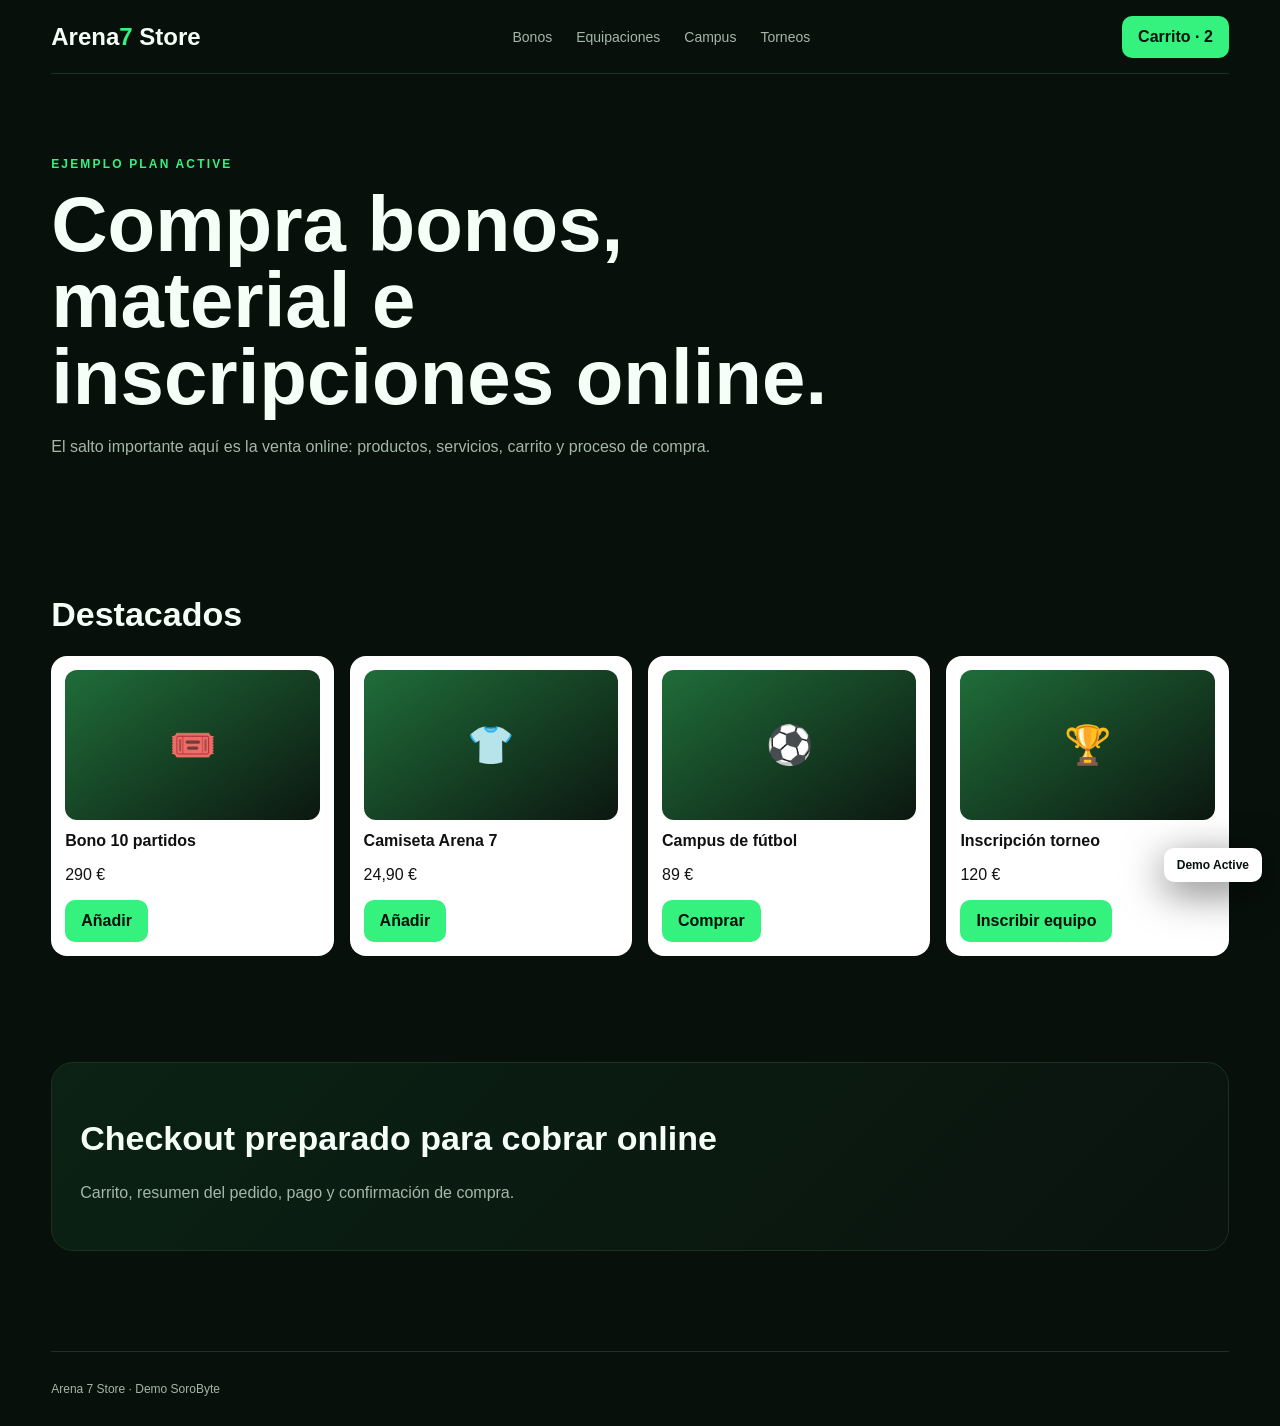
<file: demos/tienda.html>
<!doctype html><html lang="es"><head><meta charset="utf-8"><meta name="viewport" content="width=device-width,initial-scale=1"><title>Active · Arena 7 Store</title><link rel="stylesheet" href="demo.css?v=18"></head><body><div class="wrap"><header class="top"><div class="brand">Arena<span>7</span> Store</div><nav class="nav"><a>Bonos</a><a>Equipaciones</a><a>Campus</a><a>Torneos</a></nav><a class="cta">Carrito · 2</a></header><main><section class="hero"><span class="eyebrow">EJEMPLO PLAN ACTIVE</span><h1>Compra bonos, material e inscripciones online.</h1><p>El salto importante aquí es la venta online: productos, servicios, carrito y proceso de compra.</p></section><section class="section"><h2>Destacados</h2><div class="product-grid"><div class="product"><div class="product-art">🎟️</div><b>Bono 10 partidos</b><p>290 €</p><a class="cta">Añadir</a></div><div class="product"><div class="product-art">👕</div><b>Camiseta Arena 7</b><p>24,90 €</p><a class="cta">Añadir</a></div><div class="product"><div class="product-art">⚽</div><b>Campus de fútbol</b><p>89 €</p><a class="cta">Comprar</a></div><div class="product"><div class="product-art">🏆</div><b>Inscripción torneo</b><p>120 €</p><a class="cta">Inscribir equipo</a></div></div></section><section class="section"><div class="banner"><h2>Checkout preparado para cobrar online</h2><p class="muted">Carrito, resumen del pedido, pago y confirmación de compra.</p></div></section></main><footer class="footer">Arena 7 Store · Demo SoroByte</footer></div><div class="demo-note">Demo Active</div></body></html>
</file>
<file: styles.css>
:root{--bg:#070b09;--panel:#0c1310;--panel2:#101a15;--text:#f4f8f5;--muted:#9aaba1;--green:#35f27f;--green2:#0fbf5b;--line:rgba(255,255,255,.09);--radius:24px}*{box-sizing:border-box}html{scroll-behavior:smooth}body{margin:0;background:radial-gradient(circle at 80% 5%,rgba(53,242,127,.09),transparent 28%),var(--bg);color:var(--text);font-family:Inter,sans-serif;overflow-x:hidden}a{color:inherit;text-decoration:none}.nav{height:82px;display:flex;align-items:center;justify-content:space-between;padding:0 5vw;position:sticky;top:0;z-index:20;background:rgba(7,11,9,.82);backdrop-filter:blur(18px);border-bottom:1px solid var(--line)}.brand{display:flex;gap:10px;align-items:center;font-family:"Space Grotesk";font-weight:700;font-size:21px}.brand>span:last-child>span{color:var(--green)}.brand-mark{display:grid;place-items:center;width:40px;height:40px;border:1px solid rgba(53,242,127,.5);background:rgba(53,242,127,.08);border-radius:12px;color:var(--green);font-size:14px}.nav nav{display:flex;gap:30px}.nav nav a{font-size:14px;color:#bdc9c1;transition:.2s}.nav nav a:hover{color:var(--green)}.btn{display:inline-flex;align-items:center;justify-content:center;background:var(--green);color:#061008;font-weight:800;border:none;border-radius:12px;padding:15px 22px;cursor:pointer;transition:.2s;box-shadow:0 0 0 rgba(53,242,127,0)}.btn:hover{transform:translateY(-2px);box-shadow:0 12px 35px rgba(53,242,127,.18)}.btn-small{padding:11px 16px;font-size:13px}.btn-ghost{background:transparent;color:var(--text);border:1px solid var(--line);box-shadow:none}.btn-wide{width:100%;margin-top:auto}.btn-disabled{opacity:.55;cursor:not-allowed}.hero{min-height:calc(100vh - 82px);padding:110px 6vw 70px;text-align:center;display:flex;flex-direction:column;align-items:center}.hero-badge,.eyebrow{font-size:12px;letter-spacing:.18em;font-weight:800;color:var(--green);text-transform:uppercase}.hero h1{font-family:"Space Grotesk";font-size:clamp(50px,7vw,96px);line-height:.96;max-width:1040px;margin:24px auto}.hero h1 span,.cta-section h2 span{color:var(--green)}.hero-copy{max-width:760px;color:var(--muted);font-size:18px;line-height:1.7}.hero-actions{display:flex;gap:12px;margin:30px 0}.hero-metrics{display:grid;grid-template-columns:repeat(4,1fr);gap:1px;background:var(--line);border:1px solid var(--line);border-radius:18px;overflow:hidden;width:min(850px,100%);margin:25px 0 55px}.hero-metrics div{background:#09100c;padding:22px}.hero-metrics strong{display:block;font-family:"Space Grotesk";font-size:22px}.hero-metrics span{font-size:11px;color:var(--muted)}.hero-screen{width:min(1050px,94vw);border:1px solid rgba(53,242,127,.22);border-radius:22px;background:#0a110d;box-shadow:0 30px 90px rgba(0,0,0,.45),0 0 80px rgba(53,242,127,.07);overflow:hidden;transform:perspective(1200px) rotateX(2deg)}.screen-top{height:46px;border-bottom:1px solid var(--line);display:flex;align-items:center;gap:8px;padding:0 18px}.screen-top i{width:8px;height:8px;border-radius:50%;background:#26352c}.screen-top i:first-child{background:var(--green)}.screen-top span{margin-left:auto;margin-right:auto;color:#65766c;font-size:11px}.screen-content{min-height:400px;padding:70px;display:grid;grid-template-columns:1.2fr .8fr;text-align:left;align-items:center;background:linear-gradient(135deg,rgba(53,242,127,.04),transparent 45%)}.screen-copy small{color:var(--green);letter-spacing:.15em}.screen-copy h3{font-family:"Space Grotesk";font-size:44px;margin:15px 0;line-height:1.05}.screen-copy em{font-style:normal;color:var(--green)}.fake-btn{width:140px;height:38px;border-radius:9px;background:var(--green);margin-top:24px}.code-card{border:1px solid var(--line);background:#080d0b;border-radius:18px;padding:30px;font-family:monospace;color:#a4b3aa;line-height:2.3}.code-card span{color:var(--green);margin-right:15px}.section{padding:120px 6vw}.section-head{max-width:760px;margin-bottom:45px}.section-head h2,.custom-copy h2,.social-copy h2,.cta-section h2{font-family:"Space Grotesk";font-size:clamp(36px,4vw,58px);line-height:1.05;margin:15px 0}.section-head p,.custom-copy p,.social-copy p{color:var(--muted);line-height:1.8}.plans{display:grid;grid-template-columns:repeat(5,1fr);gap:14px;align-items:stretch}.plan{position:relative;background:linear-gradient(180deg,#0d1511,#09100c);border:1px solid var(--line);border-radius:20px;padding:25px;display:flex;flex-direction:column;min-height:490px;transition:.25s;overflow:hidden}.plan:hover{transform:translateY(-7px);border-color:rgba(53,242,127,.35)}.plan.featured{border-color:rgba(53,242,127,.55);box-shadow:0 0 45px rgba(53,242,127,.07)}.popular{position:absolute;top:0;right:0;background:var(--green);color:#071009;font-size:9px;font-weight:900;padding:7px 11px;border-radius:0 0 0 10px}.plan-num{font-family:"Space Grotesk";color:#263b2f;font-size:38px;font-weight:800}.tag{color:var(--green);font-size:11px;text-transform:uppercase;font-weight:800;margin-top:8px}.plan h3{font-family:"Space Grotesk";font-size:24px;margin:10px 0}.plan p{color:var(--muted);font-size:13px;line-height:1.6}.price{border-top:1px solid var(--line);border-bottom:1px solid var(--line);padding:16px 0;margin:10px 0 15px;font-size:12px;color:var(--muted)}.price strong{display:block;color:#fff;font-size:22px;margin-top:3px}.plan ul,.care-card ul{list-style:none;padding:0;margin:0 0 24px}.plan li,.care-card li{font-size:12px;color:#c2cec6;margin:11px 0;padding-left:18px;position:relative}.plan li:before,.care-card li:before{content:"✓";position:absolute;left:0;color:var(--green)}.special{background:linear-gradient(150deg,rgba(53,242,127,.10),#0b120e 42%)}.pricing-note{text-align:center;color:#728178;font-size:12px;margin-top:28px}.custom-section,.social-section{margin:20px 6vw;padding:70px;border:1px solid var(--line);border-radius:30px;background:linear-gradient(135deg,#0c1510,#09100c);display:grid;grid-template-columns:1fr 1fr;gap:80px;align-items:center}.analysis-card{background:#070c09;border:1px solid var(--line);border-radius:20px;padding:10px}.analysis-row{display:grid;grid-template-columns:42px 1fr 30px;gap:14px;align-items:center;padding:18px;border-bottom:1px solid var(--line)}.analysis-row:last-child{border-bottom:0}.analysis-row>span{color:var(--green);font-family:monospace}.analysis-row strong,.analysis-row small{display:block}.analysis-row small{color:var(--muted);margin-top:4px}.analysis-row b{color:var(--green)}.care-section{background:linear-gradient(180deg,transparent,rgba(53,242,127,.025),transparent)}.care-grid{display:grid;grid-template-columns:repeat(3,1fr);gap:18px}.care-card{padding:35px;border:1px solid var(--line);border-radius:22px;background:#0b120e}.care-card>span{color:var(--green);font-size:13px;font-weight:800;text-transform:uppercase}.care-price{margin:14px 0;font-size:13px;color:var(--muted)}.care-price strong{font-family:"Space Grotesk";font-size:42px;color:#fff}.care-card p{color:var(--muted);font-size:14px}.care-main{border-color:rgba(53,242,127,.5);transform:scale(1.025)}.care-note{font-size:12px;color:#748279;text-align:center;margin-top:25px}.social-visual{display:flex;justify-content:center}.phone{width:270px;background:#050807;border:7px solid #1c2520;border-radius:38px;padding:18px;box-shadow:0 30px 60px #000}.phone-bar{width:75px;height:7px;border-radius:20px;background:#202b25;margin:0 auto 18px}.story-row{display:flex;gap:9px}.story-row i{width:38px;height:38px;border-radius:50%;background:linear-gradient(135deg,var(--green),#173323);border:2px solid #0c120e;outline:1px solid var(--green)}.post-mock{margin-top:18px;border:1px solid var(--line);border-radius:12px;overflow:hidden}.post-top{display:flex;align-items:center;gap:9px;padding:10px;font-size:8px}.post-top i{width:23px;height:23px;background:var(--green);border-radius:50%}.post-image{height:230px;background:radial-gradient(circle at center,rgba(53,242,127,.24),transparent 60%),linear-gradient(145deg,#14231a,#08100b);display:flex;flex-direction:column;align-items:center;justify-content:center}.post-image strong{font-size:42px}.post-image small{color:var(--green);font-size:8px;letter-spacing:.18em}.post-lines{padding:12px}.post-lines b{display:block;height:5px;background:#1b2720;border-radius:5px;margin:6px 0}.post-lines b:nth-child(2){width:70%}.post-lines b:nth-child(3){width:48%}.social-price{font-size:16px;margin:24px 0}.social-price strong{font-size:30px;color:var(--green)}.chips{display:flex;flex-wrap:wrap;gap:8px}.chips span{border:1px solid var(--line);background:#07100b;padding:9px 12px;border-radius:30px;font-size:11px;color:#c8d4cc}.small{font-size:12px!important;margin-top:20px}.timeline{display:grid;grid-template-columns:repeat(3,1fr);gap:15px}.timeline article{border:1px solid var(--line);border-radius:18px;padding:26px;background:#0b120e}.timeline b{color:var(--green);font-family:monospace}.timeline h3{font-family:"Space Grotesk";margin:20px 0 8px}.timeline p{color:var(--muted);font-size:13px;line-height:1.6}.faq{max-width:900px}.faq details{border-bottom:1px solid var(--line);padding:20px 0}.faq summary{font-weight:700;cursor:pointer}.faq p{color:var(--muted);line-height:1.7}.cta-section{text-align:center;padding:130px 6vw;background:radial-gradient(circle,rgba(53,242,127,.08),transparent 55%)}.cta-section p{color:var(--muted);margin-bottom:25px}footer{border-top:1px solid var(--line);padding:32px 6vw;display:flex;justify-content:space-between;align-items:center;color:#75847b;font-size:12px}.modal{position:fixed;inset:0;z-index:50;display:none}.modal.active{display:block}.modal-backdrop{position:absolute;inset:0;background:rgba(0,0,0,.78);backdrop-filter:blur(10px)}.modal-panel{position:relative;z-index:2;width:min(820px,92vw);max-height:88vh;overflow:auto;margin:6vh auto;background:#0b120e;border:1px solid rgba(53,242,127,.28);border-radius:24px;padding:42px;box-shadow:0 30px 100px #000}.modal-close{position:absolute;right:18px;top:16px;background:none;border:none;color:#fff;font-size:32px;cursor:pointer}.modal-title{font-family:"Space Grotesk";font-size:40px;margin:8px 0}.modal-sub{color:var(--green);font-size:12px;font-weight:800;text-transform:uppercase;letter-spacing:.12em}.modal-copy{color:var(--muted);line-height:1.75}.modal-demo{margin:25px 0;border:1px solid var(--line);border-radius:16px;padding:25px;background:linear-gradient(135deg,rgba(53,242,127,.08),#070b09)}.modal-grid{display:grid;grid-template-columns:1fr 1fr;gap:10px}.modal-chip{padding:13px;border:1px solid var(--line);border-radius:10px;font-size:12px;color:#cbd5cf}@media(max-width:1100px){.plans{grid-template-columns:repeat(2,1fr)}.plan:last-child{grid-column:1/-1}.nav nav{display:none}}@media(max-width:760px){.nav{padding:0 20px}.nav .btn-small{display:none}.hero{padding:80px 20px 45px}.hero-copy{font-size:15px}.hero-metrics{grid-template-columns:repeat(2,1fr)}.screen-content{grid-template-columns:1fr;padding:32px;gap:20px}.screen-copy h3{font-size:30px}.section{padding:80px 20px}.plans,.care-grid,.timeline{grid-template-columns:1fr}.plan:last-child{grid-column:auto}.care-main{transform:none}.custom-section,.social-section{margin:10px 20px;padding:35px 24px;grid-template-columns:1fr;gap:35px}.custom-copy h2,.social-copy h2{font-size:36px}.modal-panel{padding:35px 22px}.modal-grid{grid-template-columns:1fr}footer{flex-direction:column;gap:15px;text-align:center}}.brand-logo{width:155px;height:auto;display:block}.plan-actions{margin-top:auto;display:grid;gap:9px}.plan-actions .btn-wide{margin-top:0}.screen-demo-btn{display:inline-flex;margin-top:24px;background:var(--green);color:#061008;font-size:12px;font-weight:800;padding:11px 15px;border-radius:9px;transition:.2s}.screen-demo-btn:hover{transform:translateY(-2px)}.demo-frame-wrap{margin:26px 0;border:1px solid var(--line);border-radius:18px;overflow:hidden;background:#fff}.demo-frame-bar{height:38px;background:#101713;display:flex;align-items:center;gap:7px;padding:0 13px}.demo-frame-bar i{width:7px;height:7px;border-radius:50%;background:#314238}.demo-frame-bar i:first-child{background:var(--green)}.demo-frame{width:100%;height:420px;border:0;display:block;background:#fff}.modal-actions{display:flex;gap:10px;flex-wrap:wrap;margin-top:25px}.toast{position:fixed;left:50%;bottom:28px;transform:translate(-50%,30px);opacity:0;z-index:100;background:#101713;border:1px solid rgba(53,242,127,.45);color:#fff;padding:13px 18px;border-radius:12px;font-size:13px;transition:.25s;pointer-events:none;box-shadow:0 16px 50px #0008}.toast.show{opacity:1;transform:translate(-50%,0)}@media(max-width:760px){.brand-logo{width:128px}.demo-frame{height:520px}.modal-actions{display:grid}.modal-actions .btn{width:100%}}.brand-symbol{display:grid;place-items:center;width:42px;height:42px;border-radius:12px;background:linear-gradient(135deg,rgba(53,242,127,.16),rgba(53,242,127,.05));border:1px solid rgba(53,242,127,.55);color:var(--green);font-family:monospace;font-size:14px;font-weight:800}.brand-name{font-family:"Space Grotesk";font-weight:800;font-size:22px;letter-spacing:-.03em}.brand-name span{color:var(--green)}.visual-preview{margin:26px 0;border:1px solid var(--line);border-radius:20px;overflow:hidden;background:#0a0f0c}.visual-browser{height:38px;background:#111814;display:flex;align-items:center;gap:7px;padding:0 13px}.visual-browser i{width:7px;height:7px;border-radius:50%;background:#314238}.visual-browser i:first-child{background:var(--green)}.visual-stage{padding:18px;background:#eef1ec;color:#151715}.visual-nav{display:flex;align-items:center;justify-content:space-between;background:#fff;border-radius:12px;padding:12px 14px;margin-bottom:14px;font-size:11px}.visual-nav strong{font-size:14px}.visual-hero{display:grid;grid-template-columns:1.1fr .9fr;gap:14px;background:#fff;border-radius:16px;padding:18px;align-items:center}.visual-copy h4{font-size:28px;line-height:1;margin:6px 0 10px}.visual-copy p{font-size:11px;line-height:1.5;color:#687067}.visual-cta{display:inline-block;background:#171917;color:#fff;border-radius:8px;padding:8px 11px;font-size:10px;margin-top:8px}.visual-art{min-height:170px;border-radius:14px;background:linear-gradient(135deg,#c8d2c9,#7b867f);display:grid;place-items:center;font-size:12px;font-weight:800}.visual-cards{display:grid;grid-template-columns:repeat(3,1fr);gap:10px;margin-top:12px}.visual-card{background:#fff;border-radius:12px;padding:12px;min-height:74px}.visual-card b{display:block;font-size:11px}.visual-card span{font-size:9px;color:#6f776f}.visual-store{display:grid;grid-template-columns:repeat(3,1fr);gap:10px}.visual-product{background:#fff;border-radius:12px;padding:10px}.visual-product .thumb{height:85px;border-radius:9px;background:linear-gradient(135deg,#d8d4cb,#8c877d);margin-bottom:8px}.visual-product b{font-size:10px}.visual-dashboard{display:grid;grid-template-columns:110px 1fr;min-height:240px;background:#f3f4f1;border-radius:14px;overflow:hidden}.visual-side{background:#101510;color:#fff;padding:14px;font-size:9px}.visual-side b{display:block;font-size:13px;margin-bottom:13px}.visual-main{padding:14px}.visual-stats{display:grid;grid-template-columns:repeat(3,1fr);gap:8px}.visual-stat{background:#fff;border-radius:10px;padding:10px}.visual-stat small{font-size:7px;color:#7a807a}.visual-stat b{display:block;font-size:12px;margin-top:4px}.visual-community{display:grid;grid-template-columns:120px 1fr 135px;min-height:240px;border-radius:14px;overflow:hidden}.visual-community>div{padding:12px;background:#fff;border-right:1px solid #ddd}.visual-feed{background:#f1f3ef!important}.visual-post{background:#fff;border-radius:10px;padding:10px;margin-bottom:8px;font-size:9px}.preview-caption{font-size:11px;color:var(--muted);line-height:1.6;margin-top:10px}.modal-panel{width:min(980px,94vw)}@media(max-width:760px){.visual-hero,.visual-cards,.visual-store,.visual-stats{grid-template-columns:1fr}.visual-dashboard,.visual-community{grid-template-columns:1fr}.visual-side,.visual-community>div:first-child,.visual-community>div:last-child{display:none}.brand-name{font-size:19px}.brand-symbol{width:38px;height:38px}}
.brand-logo-wrap{display:flex;align-items:center;min-width:180px}
.brand-logo-real{width:190px;height:62px;object-fit:contain;object-position:left center;display:block}
.gallery-wrap{margin:28px 0 18px;position:relative}
.gallery-head{display:flex;align-items:center;justify-content:space-between;gap:12px;margin-bottom:12px}
.gallery-head strong{font-family:"Space Grotesk";font-size:17px}
.gallery-head span{font-size:11px;color:var(--muted)}
.gallery-viewport{overflow-x:auto;scroll-snap-type:x mandatory;scroll-behavior:smooth;display:flex;gap:14px;padding:2px 2px 10px;overscroll-behavior-inline:contain;scrollbar-width:thin;scrollbar-color:var(--green) transparent}
.gallery-viewport::-webkit-scrollbar{height:8px}.gallery-viewport::-webkit-scrollbar-thumb{background:rgba(53,242,127,.55);border-radius:20px}
.gallery-slide{flex:0 0 88%;scroll-snap-align:center;border:1px solid var(--line);border-radius:18px;overflow:hidden;background:#050806;box-shadow:0 18px 40px rgba(0,0,0,.35)}
.gallery-slide img{display:block;width:100%;height:auto;aspect-ratio:5/3;object-fit:cover;background:#0b0f0c}
.gallery-caption{padding:12px 14px;color:#c8d4cc;font-size:12px;border-top:1px solid var(--line)}
.gallery-controls{display:flex;gap:8px}
.gallery-btn{width:38px;height:38px;border-radius:10px;border:1px solid var(--line);background:#0d1511;color:#fff;cursor:pointer;font-size:18px}
.gallery-btn:hover{border-color:rgba(53,242,127,.55);color:var(--green)}
.gallery-dots{display:flex;justify-content:center;gap:7px;margin-top:8px}
.gallery-dots i{width:7px;height:7px;border-radius:50%;background:#3c4941}.gallery-dots i.active{background:var(--green)}
@media(max-width:760px){.brand-logo-real{width:155px;height:52px}.gallery-slide{flex-basis:94%}}

.brand-logo-real{width:178px!important;height:56px!important;object-fit:cover!important;object-position:center!important;border-radius:10px}

.plan-clarity{margin:34px auto 0;max-width:980px;padding:22px 24px;border:1px solid rgba(53,242,127,.28);border-radius:18px;background:linear-gradient(135deg,rgba(53,242,127,.07),rgba(255,255,255,.015));color:#c7d2cb;line-height:1.7;font-size:13px}
.plan-clarity strong{color:#fff}.plan-clarity span{color:var(--green);font-weight:800}

/* Final SoroByte logo: preserve the supplied artwork without cropping */
.brand-logo-wrap{display:flex;align-items:center;min-width:0}
.brand-logo-real{
  width:190px!important;
  height:64px!important;
  max-height:64px!important;
  object-fit:contain!important;
  object-position:left center!important;
  border-radius:0!important;
  background:transparent!important;
  box-shadow:none!important;
}
footer .brand-logo-real{width:175px!important;height:60px!important;max-height:60px!important}
@media(max-width:760px){
  .brand-logo-real{width:150px!important;height:52px!important;max-height:52px!important}
  footer .brand-logo-real{width:145px!important;height:50px!important;max-height:50px!important}
}

/* Header logo v9 */
.brand-logo-wrap{display:flex;align-items:center;min-width:220px}
.brand-logo-real{
  width:220px!important;
  height:52px!important;
  max-height:52px!important;
  object-fit:contain!important;
  object-position:left center!important;
  border:0!important;
  border-radius:0!important;
  background:transparent!important;
  box-shadow:none!important;
}
.nav{overflow:visible}
footer .brand-logo-real{width:205px!important;height:50px!important;max-height:50px!important}
@media(max-width:760px){
 .brand-logo-wrap{min-width:160px}
 .brand-logo-real{width:160px!important;height:44px!important;max-height:44px!important}
 footer .brand-logo-real{width:155px!important;height:44px!important;max-height:44px!important}
}

/* Final navbar logo v10 */
.brand-logo-wrap{
  display:flex!important;
  align-items:center!important;
  min-width:220px!important;
  height:64px!important;
}
.brand-logo-real{
  width:220px!important;
  height:64px!important;
  max-width:220px!important;
  max-height:64px!important;
  display:block!important;
  object-fit:contain!important;
  object-position:left center!important;
  border:0!important;
  border-radius:0!important;
  background:transparent!important;
  box-shadow:none!important;
}
.nav .brand-logo-real{filter:none!important;opacity:1!important}
footer .brand-logo-real{
  width:200px!important;
  height:58px!important;
  max-width:200px!important;
  max-height:58px!important;
}
@media(max-width:760px){
  .brand-logo-wrap{min-width:155px!important;height:50px!important}
  .brand-logo-real{width:155px!important;height:50px!important;max-width:155px!important;max-height:50px!important}
  footer .brand-logo-real{width:150px!important;height:48px!important;max-width:150px!important;max-height:48px!important}
}

/* Text-only SoroByte brand v11 */
.brand-logo-real{display:none!important}
.brand-logo-wrap{
  display:flex!important;
  align-items:center!important;
  min-width:auto!important;
  height:auto!important;
  text-decoration:none!important;
}
.brand-text{
  display:inline-flex!important;
  align-items:baseline!important;
  font-family:Inter,Arial,Helvetica,sans-serif!important;
  font-size:27px!important;
  font-weight:850!important;
  letter-spacing:-1.2px!important;
  line-height:1!important;
  white-space:nowrap!important;
}
.brand-soro{color:#ffffff!important}
.brand-byte{color:var(--green,#35f27f)!important}
footer .brand-text{font-size:25px!important}
@media(max-width:760px){
  .brand-text{font-size:23px!important}
  footer .brand-text{font-size:22px!important}
}

/* SOROBYTE TEXT BRAND — definitive */
.brand-text-link{
  display:inline-flex!important;
  align-items:center!important;
  text-decoration:none!important;
  min-width:0!important;
  height:auto!important;
  background:none!important;
  border:0!important;
}
.brand-text{
  display:inline-flex!important;
  align-items:baseline!important;
  font-family:"Space Grotesk",Inter,Arial,Helvetica,sans-serif!important;
  font-size:28px!important;
  font-weight:800!important;
  letter-spacing:-1.25px!important;
  line-height:1!important;
  white-space:nowrap!important;
}
.brand-soro{color:#fff!important}
.brand-byte{color:var(--green,#35f27f)!important}
.nav .brand-text-link{margin-right:auto!important}
footer .brand-text{font-size:25px!important}
.brand-logo-real,.brand-logo-wrap img{display:none!important}
@media(max-width:760px){
  .brand-text{font-size:23px!important}
  footer .brand-text{font-size:22px!important}
}

/* Header spacing adjustment v13 */
.nav nav{
  margin-right:26px!important;
}
.nav .btn-small{
  margin-left:10px!important;
}
@media(max-width:900px){
  .nav nav{margin-right:16px!important}
  .nav .btn-small{margin-left:6px!important}
}

/* Header spacing v14 — clear separation before CTA */
@media (min-width:901px){
  .nav nav{
    margin-right:0!important;
  }
  .nav .btn-small{
    margin-left:54px!important;
  }
}

/* SoroCare subscription CTAs v16 */
.care-card{
  display:flex;
  flex-direction:column;
}
.care-card ul{
  margin-bottom:24px;
}
.care-subscribe{
  width:100%;
  margin-top:auto;
  cursor:pointer;
}
.care-subscription-info{
  margin:26px auto 0;
  max-width:860px;
  padding:16px 18px;
  border:1px solid rgba(53,242,127,.22);
  border-radius:14px;
  background:rgba(53,242,127,.05);
  display:flex;
  flex-direction:column;
  gap:5px;
  text-align:center;
}
.care-subscription-info strong{
  color:#fff;
  font-size:13px;
}
.care-subscription-info span{
  color:var(--muted);
  font-size:12px;
  line-height:1.55;
}

/* Plan examples + demo buttons v18 */
.plan-example{
  margin:18px 0 20px;
  padding:12px 13px;
  border-radius:12px;
  border:1px solid rgba(53,242,127,.16);
  background:rgba(53,242,127,.045);
  color:#aebbb2;
  font-size:12px;
  line-height:1.55;
}
.plan-example strong{color:#fff}
.plan-demo{text-decoration:none;text-align:center}
</file>
<file: demos/demo.css>
:root{--bg:#07100b;--panel:#0d1710;--line:#1c3023;--green:#35f27f;--text:#f5fff8;--muted:#a6b6aa;--white:#fff;--blue:#5ca8ff;--gold:#ffc857}
*{box-sizing:border-box}body{margin:0;font-family:Inter,Arial,sans-serif;background:var(--bg);color:var(--text)}a{text-decoration:none;color:inherit}.wrap{width:min(1180px,92vw);margin:auto}.top{height:74px;display:flex;align-items:center;justify-content:space-between;border-bottom:1px solid var(--line)}.brand{font-weight:900;font-size:24px}.brand span{color:var(--green)}.nav{display:flex;gap:24px;color:var(--muted);font-size:14px}.cta{background:var(--green);color:#041008;padding:12px 16px;border-radius:10px;font-weight:800;display:inline-block}.hero{padding:80px 0 54px}.eyebrow{color:var(--green);font-size:12px;font-weight:800;letter-spacing:.18em}.hero h1{font-size:clamp(42px,7vw,78px);line-height:.98;margin:14px 0 18px;max-width:850px}.hero p{color:var(--muted);max-width:720px;line-height:1.7}.grid{display:grid;grid-template-columns:repeat(3,1fr);gap:16px}.card{background:var(--panel);border:1px solid var(--line);border-radius:20px;padding:22px}.card h3{margin:0 0 9px}.muted{color:var(--muted);line-height:1.6}.section{padding:36px 0 70px}.section h2{font-size:34px;margin-bottom:22px}.pill{display:inline-flex;padding:8px 11px;border-radius:999px;border:1px solid var(--line);color:var(--green);font-size:12px}.banner{border:1px solid var(--line);border-radius:22px;padding:28px;background:linear-gradient(135deg,rgba(53,242,127,.08),rgba(255,255,255,.01))}.demo-note{position:fixed;right:18px;bottom:18px;background:#fff;color:#07100b;padding:10px 13px;border-radius:10px;font-size:12px;font-weight:800;box-shadow:0 10px 40px #0008}.footer{border-top:1px solid var(--line);padding:30px 0;color:var(--muted);font-size:12px;margin-top:30px}
.price{font-size:34px;font-weight:900;color:var(--white)}.availability{display:grid;grid-template-columns:repeat(4,1fr);gap:12px}.slot{padding:15px;border-radius:12px;border:1px solid var(--line);background:#0d1710;text-align:center}.slot.available{border-color:rgba(53,242,127,.55);color:var(--green)}.slot.busy{opacity:.45}.product-grid{display:grid;grid-template-columns:repeat(4,1fr);gap:16px}.product{background:#fff;color:#111;border-radius:16px;padding:14px}.product-art{height:150px;border-radius:12px;background:linear-gradient(145deg,#1f6d39,#0c1710);margin-bottom:12px;display:grid;place-items:center;font-size:38px}.dashboard{display:grid;grid-template-columns:220px 1fr;gap:16px}.sidebar{background:#0d1710;border:1px solid var(--line);border-radius:18px;padding:18px}.sideitem{padding:10px;border-radius:8px;color:var(--muted);margin-bottom:6px}.sideitem.active{background:rgba(53,242,127,.1);color:var(--green)}.stats{display:grid;grid-template-columns:repeat(3,1fr);gap:14px}.stat{background:#0d1710;border:1px solid var(--line);padding:20px;border-radius:16px}.stat b{font-size:30px}.league{width:100%;border-collapse:collapse}.league th,.league td{padding:13px;border-bottom:1px solid var(--line);text-align:left}.chat{display:grid;gap:10px}.msg{background:#0d1710;border:1px solid var(--line);padding:12px;border-radius:12px}.promo{background:linear-gradient(135deg,#17271d,#0b120e);border:1px solid rgba(53,242,127,.28);border-radius:24px;padding:34px;display:grid;grid-template-columns:1.3fr .7fr;gap:24px}.visual{min-height:250px;border-radius:18px;background:radial-gradient(circle at 30% 30%,rgba(53,242,127,.28),transparent 30%),linear-gradient(135deg,#12261a,#08100c);display:grid;place-items:center;font-size:72px}
@media(max-width:820px){.nav{display:none}.grid,.product-grid,.availability,.stats,.promo,.dashboard{grid-template-columns:1fr}.hero{padding-top:50px}.hero h1{font-size:48px}.sidebar{display:none}}
</file>
